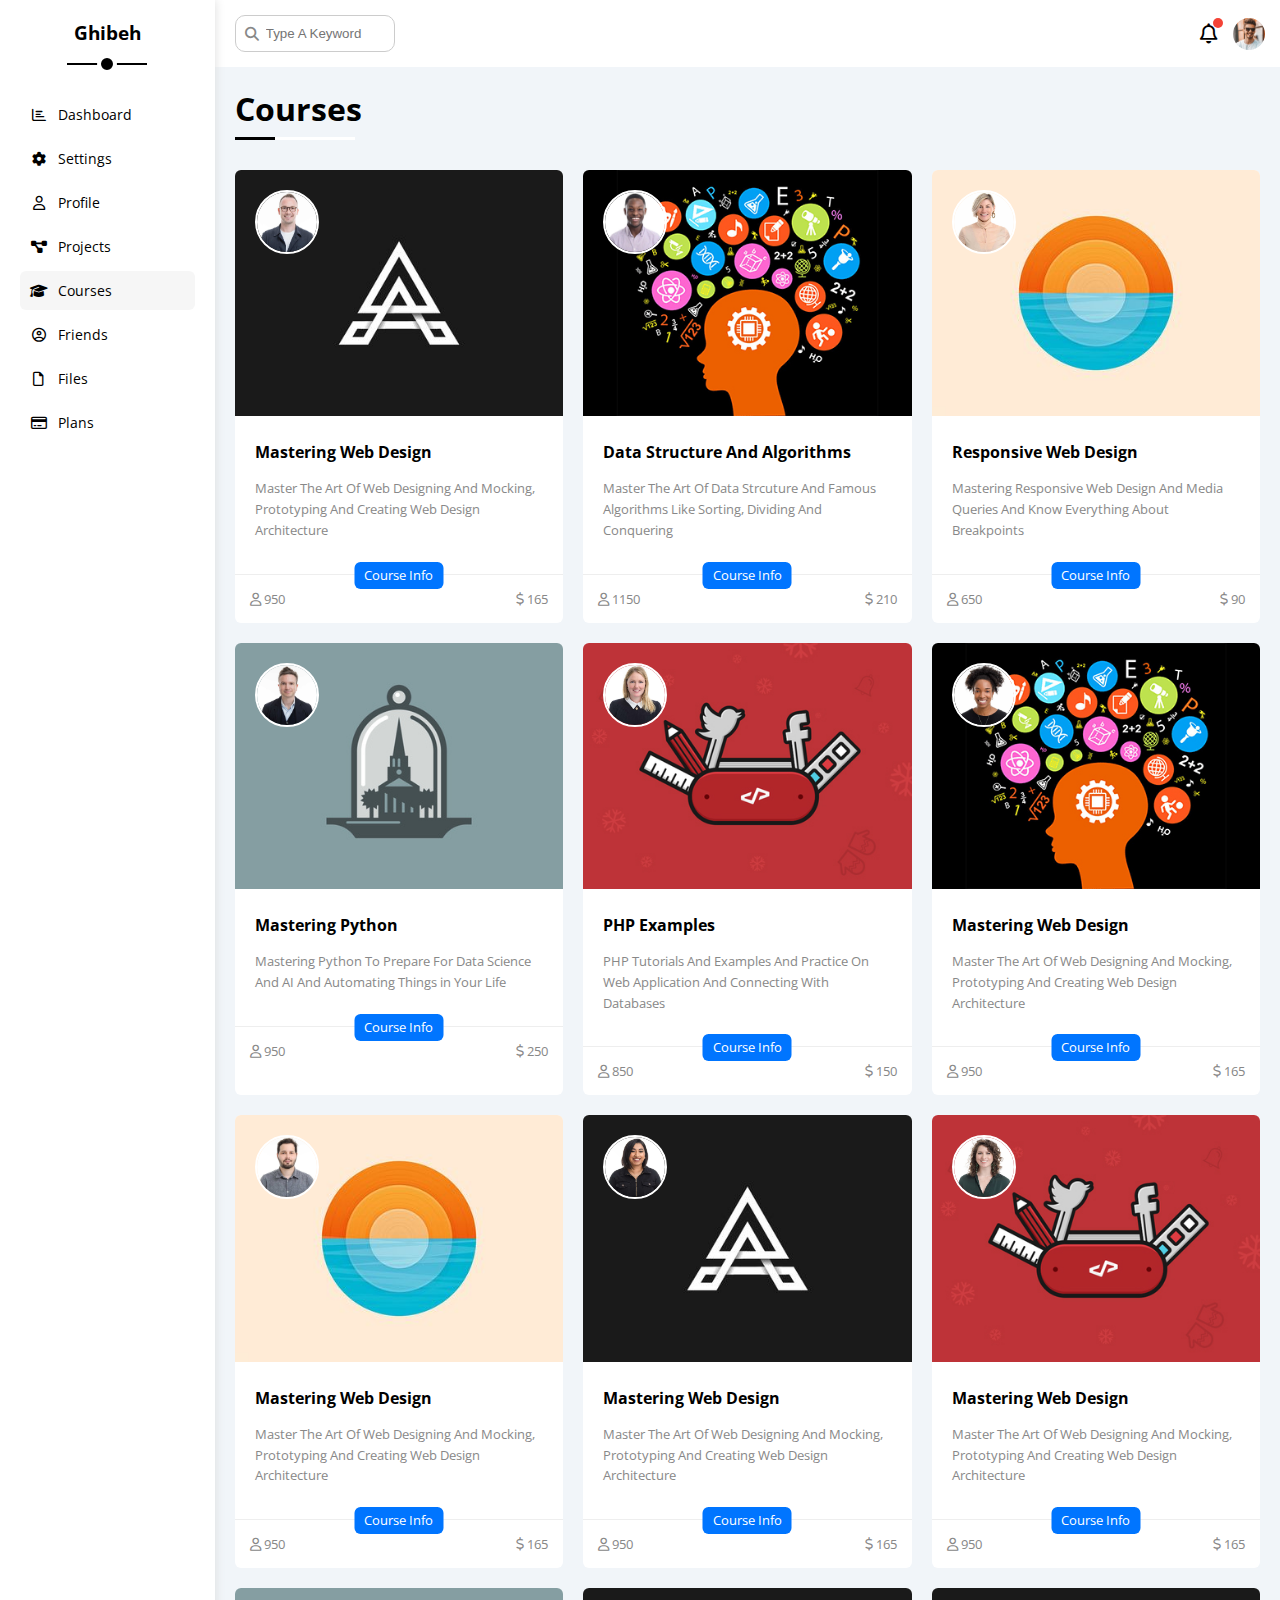
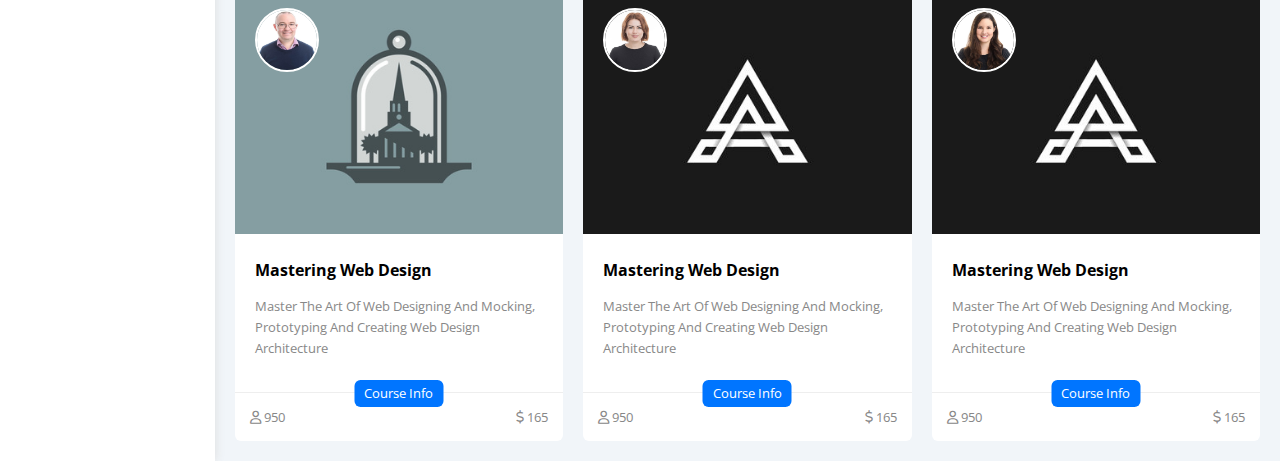
<file: Courses.html>
<!DOCTYPE html>
<html lang="en">

<head>
    <meta charset="UTF-8">
    <meta http-equiv="X-UA-Compatible" content="IE=edge">
    <meta name="viewport" content="width=device-width, initial-scale=1.0">
    <link rel="stylesheet" href="./Css/all.min.css">
    <link rel="stylesheet" href="./Css/framework.css">
    <link rel="stylesheet" href="./Css/Baraa.Css">
    <title>Courses</title>
    <link rel="preconnect" href="https://fonts.googleapis.com" />
    <link rel="preconnect" href="https://fonts.gstatic.com" crossorigin />
    <link href="https://fonts.googleapis.com/css2?family=Open+Sans:wght@300;500&#038;display=swap" rel="stylesheet" />
</head>

<body>


    <!-- Start Sidebar -->

    <div class="page d-flex">

        <div class="sidebar bg-white p-20 p-relative">
            <h3 class="p-relative txt-c mt-0">Ghibeh</h3>
            <ul>
                <li>
                    <a class="d-flex align-center fs-14 c-black rad-6 p-10" href="index.html">
                        <i class="fa-regular fa-chart-bar fa-fw"></i>
                        <span>Dashboard</a>
                </li>

                <li>
                    <a class="d-flex align-center fs-14 c-black rad-6 p-10" href="settings.html">
                        <i class="fa-solid fa-gear fa-fw"></i>
                        <span>Settings</span>
                    </a>
                </li>

                <li>
                    <a class="d-flex align-center fs-14 c-black rad-6 p-10" href="Profile.html">
                        <i class="fa-regular fa-user fa-fw"></i>
                        <span>Profile</span>
                    </a>
                </li>

                <li>
                    <a class="d-flex align-center fs-14 c-black rad-6 p-10" href="Projects.html">
                        <i class="fa-solid fa-diagram-project fa-fw"></i>
                        <span>Projects</span>
                    </a>
                </li>

                <li>
                    <a class="active d-flex align-center fs-14 c-black rad-6 p-10" href="Courses.html">
                        <i class="fa-solid fa-graduation-cap fa-fw"></i>
                        <span>Courses</span>
                    </a>
                </li>

                <li>
                    <a class="d-flex align-center fs-14 c-black rad-6 p-10" href="Friends.html">
                        <i class="fa-regular fa-circle-user fa-fw"></i>
                        <span>Friends</span>
                    </a>
                </li>

                <li>
                    <a class="d-flex align-center fs-14 c-black rad-6 p-10" href="Files.html">
                        <i class="fa-regular fa-file fa-fw"></i>
                        <span>Files</span>
                    </a>
                </li>

                <li>
                    <a class="d-flex align-center fs-14 c-black rad-6 p-10" href="Plans.html">
                        <i class="fa-regular fa-credit-card fa-fw"></i>
                        <span>Plans</span>
                    </a>
                </li>
            </ul>
        </div>
        <!-- End Sidebar -->


        <!-- Start Projects -->

        <div class="content w-full">

            <!-- Start Header -->
            <div class="head bg-white p-15 between-flex">

                <div class="search p-relative">
                    <input class="p-10" type="search" placeholder="Type A Keyword">
                </div>

                <div class="icons d-flex align-center">
                    <span class="notification p-relative"><i class="fa-regular fa-bell fa-lg"></i></span>
                    <img src="./images/baraa1.jpg" alt="" class="baraa">
                </div>

            </div>
            <!-- End Header -->

            <!-- Start Courses -->

            <h1 class="p-relative">Courses</h1>
            <div class="courses-page d-grid m-20 gap-20">

                <div class="course bg-white rad-6 p-relative">
                    <img class="cover" src="./images/course-01.jpg" alt="">
                    <img class="instructor" src="./images/friend-09.jpg" alt="">
                    <div class="p-20">
                        <h4 class="m-0">Mastering Web Design</h4>
                        <p class="description c-grey mt-15 fs-14">Master The Art Of Web Designing And Mocking, Prototyping And Creating Web Design Architecture</p>
                    </div>
                    <div class="info p-15 p-relative between-flex">
                        <span class="title bg-blue c-white btn-shape">Course Info</span>
                        <span class="c-grey">
                            <i class="fa-regular fa-user"></i>
                            950
                        </span>
                        <span class="c-grey">
                            <i class="fa-regular fa-dollar-sign"></i>
                            165
                        </span>
                    </div>
                </div>

                <div class="course bg-white rad-6 p-relative">
                    <img class="cover" src="./images/course-02.jpg" alt="">
                    <img class="instructor" src="./images/friend-01.jpg" alt="">
                    <div class="p-20">
                        <h4 class="m-0">Data Structure And Algorithms</h4>
                        <p class="description c-grey mt-15 fs-14">Master The Art Of Data Strcuture And Famous Algorithms Like Sorting, Dividing And Conquering</p>
                    </div>
                    <div class="info p-15 p-relative between-flex">
                        <span class="title bg-blue c-white btn-shape">Course Info</span>
                        <span class="c-grey">
                            <i class="fa-regular fa-user"></i>
                            1150
                        </span>
                        <span class="c-grey">
                            <i class="fa-regular fa-dollar-sign"></i>
                            210
                        </span>
                    </div>
                </div>

                <div class="course bg-white rad-6 p-relative">
                    <img class="cover" src="./images/course-03.jpg" alt="">
                    <img class="instructor" src="./images/friend-02.jpg" alt="">
                    <div class="p-20">
                        <h4 class="m-0">Responsive Web Design</h4>
                        <p class="description c-grey mt-15 fs-14">Mastering Responsive Web Design And Media Queries And Know Everything About Breakpoints</p>
                    </div>
                    <div class="info p-15 p-relative between-flex">
                        <span class="title bg-blue c-white btn-shape">Course Info</span>
                        <span class="c-grey">
                            <i class="fa-regular fa-user"></i>
                            650
                        </span>
                        <span class="c-grey">
                            <i class="fa-regular fa-dollar-sign"></i>
                            90
                        </span>
                    </div>
                </div>

                <div class="course bg-white rad-6 p-relative">
                    <img class="cover" src="./images/course-04.jpg" alt="">
                    <img class="instructor" src="./images/friend-03.jpg" alt="">
                    <div class="p-20">
                        <h4 class="m-0">Mastering Python</h4>
                        <p class="description c-grey mt-15 fs-14">Mastering Python To Prepare For Data Science And AI And Automating Things in Your Life</p>
                    </div>
                    <div class="info p-15 p-relative between-flex">
                        <span class="title bg-blue c-white btn-shape">Course Info</span>
                        <span class="c-grey">
                            <i class="fa-regular fa-user"></i>
                            950
                        </span>
                        <span class="c-grey">
                            <i class="fa-regular fa-dollar-sign"></i>
                            250
                        </span>
                    </div>
                </div>

                <div class="course bg-white rad-6 p-relative">
                    <img class="cover" src="./images/course-05.jpg" alt="">
                    <img class="instructor" src="./images/friend-04.jpg" alt="">
                    <div class="p-20">
                        <h4 class="m-0">PHP Examples</h4>
                        <p class="description c-grey mt-15 fs-14">PHP Tutorials And Examples And Practice On Web Application And Connecting With Databases</p>
                    </div>
                    <div class="info p-15 p-relative between-flex">
                        <span class="title bg-blue c-white btn-shape">Course Info</span>
                        <span class="c-grey">
                            <i class="fa-regular fa-user"></i>
                            850
                        </span>
                        <span class="c-grey">
                            <i class="fa-regular fa-dollar-sign"></i>
                            150
                        </span>
                    </div>
                </div>

                <div class="course bg-white rad-6 p-relative">
                    <img class="cover" src="./images/course-02.jpg" alt="">
                    <img class="instructor" src="./images/friend-05.jpg" alt="">
                    <div class="p-20">
                        <h4 class="m-0">Mastering Web Design</h4>
                        <p class="description c-grey mt-15 fs-14">Master The Art Of Web Designing And Mocking, Prototyping And Creating Web Design Architecture</p>
                    </div>
                    <div class="info p-15 p-relative between-flex">
                        <span class="title bg-blue c-white btn-shape">Course Info</span>
                        <span class="c-grey">
                            <i class="fa-regular fa-user"></i>
                            950
                        </span>
                        <span class="c-grey">
                            <i class="fa-regular fa-dollar-sign"></i>
                            165
                        </span>
                    </div>
                </div>

                <div class="course bg-white rad-6 p-relative">
                    <img class="cover" src="./images/course-03.jpg" alt="">
                    <img class="instructor" src="./images/friend-06.jpg" alt="">
                    <div class="p-20">
                        <h4 class="m-0">Mastering Web Design</h4>
                        <p class="description c-grey mt-15 fs-14">Master The Art Of Web Designing And Mocking, Prototyping And Creating Web Design Architecture</p>
                    </div>
                    <div class="info p-15 p-relative between-flex">
                        <span class="title bg-blue c-white btn-shape">Course Info</span>
                        <span class="c-grey">
                            <i class="fa-regular fa-user"></i>
                            950
                        </span>
                        <span class="c-grey">
                            <i class="fa-regular fa-dollar-sign"></i>
                            165
                        </span>
                    </div>
                </div>

                <div class="course bg-white rad-6 p-relative">
                    <img class="cover" src="./images/course-01.jpg" alt="">
                    <img class="instructor" src="./images/friend-07.jpg" alt="">
                    <div class="p-20">
                        <h4 class="m-0">Mastering Web Design</h4>
                        <p class="description c-grey mt-15 fs-14">Master The Art Of Web Designing And Mocking, Prototyping And Creating Web Design Architecture</p>
                    </div>
                    <div class="info p-15 p-relative between-flex">
                        <span class="title bg-blue c-white btn-shape">Course Info</span>
                        <span class="c-grey">
                            <i class="fa-regular fa-user"></i>
                            950
                        </span>
                        <span class="c-grey">
                            <i class="fa-regular fa-dollar-sign"></i>
                            165
                        </span>
                    </div>
                </div>

                <div class="course bg-white rad-6 p-relative">
                    <img class="cover" src="./images/course-05.jpg" alt="">
                    <img class="instructor" src="./images/friend-08.jpg" alt="">
                    <div class="p-20">
                        <h4 class="m-0">Mastering Web Design</h4>
                        <p class="description c-grey mt-15 fs-14">Master The Art Of Web Designing And Mocking, Prototyping And Creating Web Design Architecture</p>
                    </div>
                    <div class="info p-15 p-relative between-flex">
                        <span class="title bg-blue c-white btn-shape">Course Info</span>
                        <span class="c-grey">
                            <i class="fa-regular fa-user"></i>
                            950
                        </span>
                        <span class="c-grey">
                            <i class="fa-regular fa-dollar-sign"></i>
                            165
                        </span>
                    </div>
                </div>

                <div class="course bg-white rad-6 p-relative">
                    <img class="cover" src="./images/course-04.jpg" alt="">
                    <img class="instructor" src="./images/friend-11.jpg" alt="">
                    <div class="p-20">
                        <h4 class="m-0">Mastering Web Design</h4>
                        <p class="description c-grey mt-15 fs-14">Master The Art Of Web Designing And Mocking, Prototyping And Creating Web Design Architecture</p>
                    </div>
                    <div class="info p-15 p-relative between-flex">
                        <span class="title bg-blue c-white btn-shape">Course Info</span>
                        <span class="c-grey">
                            <i class="fa-regular fa-user"></i>
                            950
                        </span>
                        <span class="c-grey">
                            <i class="fa-regular fa-dollar-sign"></i>
                            165
                        </span>
                    </div>
                </div>

                <div class="course bg-white rad-6 p-relative">
                    <img class="cover" src="./images/course-01.jpg" alt="">
                    <img class="instructor" src="./images/friend-10.jpg" alt="">
                    <div class="p-20">
                        <h4 class="m-0">Mastering Web Design</h4>
                        <p class="description c-grey mt-15 fs-14">Master The Art Of Web Designing And Mocking, Prototyping And Creating Web Design Architecture</p>
                    </div>
                    <div class="info p-15 p-relative between-flex">
                        <span class="title bg-blue c-white btn-shape">Course Info</span>
                        <span class="c-grey">
                            <i class="fa-regular fa-user"></i>
                            950
                        </span>
                        <span class="c-grey">
                            <i class="fa-regular fa-dollar-sign"></i>
                            165
                        </span>
                    </div>
                </div>

                <div class="course bg-white rad-6 p-relative">
                    <img class="cover" src="./images/course-01.jpg" alt="">
                    <img class="instructor" src="./images/friend-12.jpg" alt="">
                    <div class="p-20">
                        <h4 class="m-0">Mastering Web Design</h4>
                        <p class="description c-grey mt-15 fs-14">Master The Art Of Web Designing And Mocking, Prototyping And Creating Web Design Architecture</p>
                    </div>
                    <div class="info p-15 p-relative between-flex">
                        <span class="title bg-blue c-white btn-shape">Course Info</span>
                        <span class="c-grey">
                            <i class="fa-regular fa-user"></i>
                            950
                        </span>
                        <span class="c-grey">
                            <i class="fa-regular fa-dollar-sign"></i>
                            165
                        </span>
                    </div>
                </div>

            </div>

        </div>

        <!-- End Courses -->
</file>
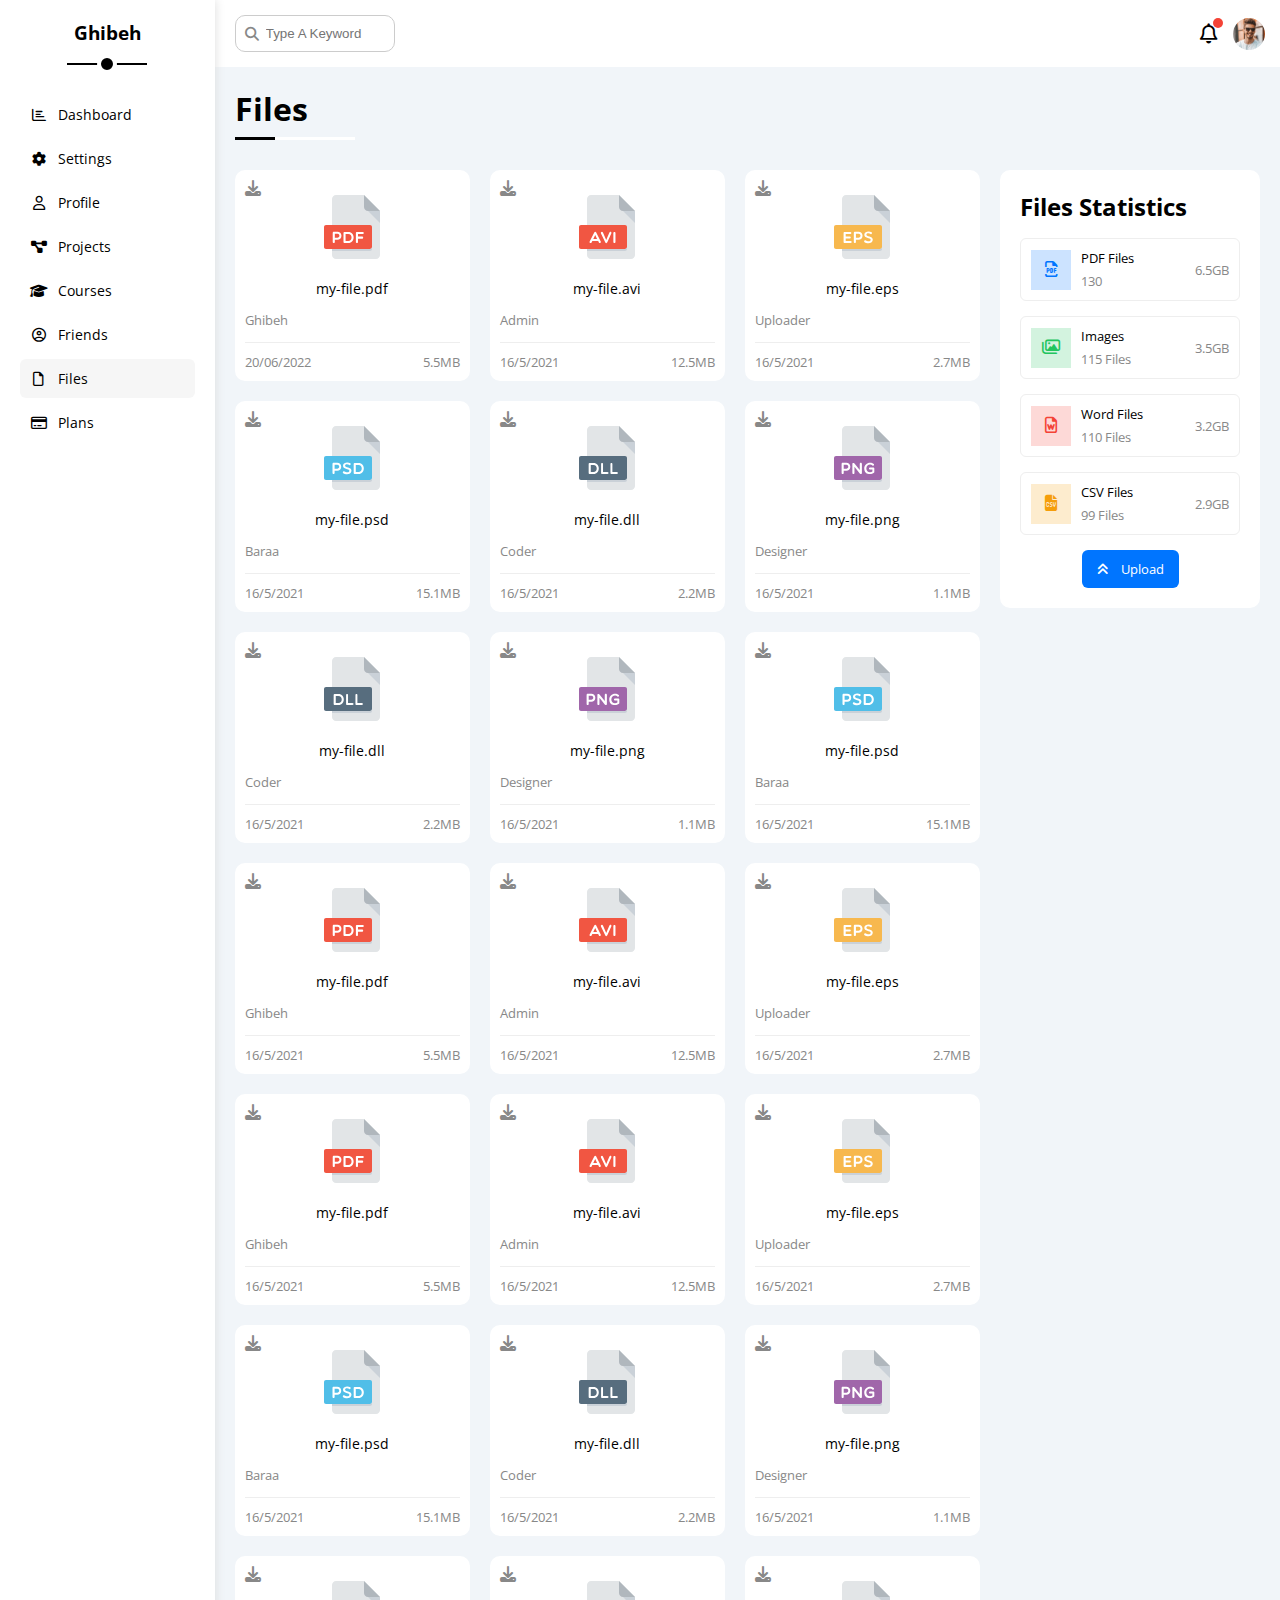
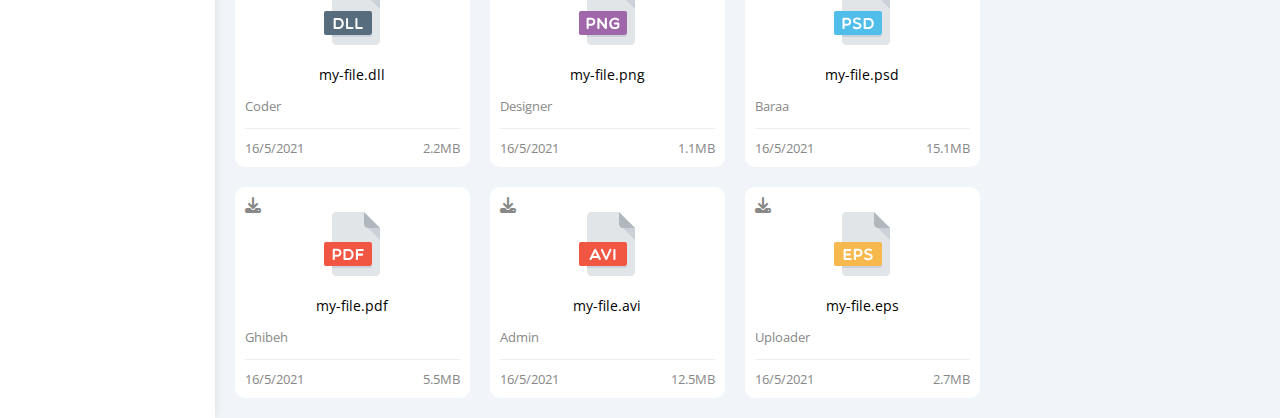
<file: Files.html>
<!DOCTYPE html>
<html lang="en">

<head>
    <meta charset="UTF-8">
    <meta http-equiv="X-UA-Compatible" content="IE=edge">
    <meta name="viewport" content="width=device-width, initial-scale=1.0">
    <link rel="stylesheet" href="./Css/all.min.css">
    <link rel="stylesheet" href="./Css/framework.css">
    <link rel="stylesheet" href="./Css/Baraa.Css">
    <title>Files</title>
    <link rel="preconnect" href="https://fonts.googleapis.com" />
    <link rel="preconnect" href="https://fonts.gstatic.com" crossorigin />
    <link href="https://fonts.googleapis.com/css2?family=Open+Sans:wght@300;500&#038;display=swap" rel="stylesheet" />
</head>

<body>


    <!-- Start Sidebar -->

    <div class="page d-flex">

        <div class="sidebar bg-white p-20 p-relative">
            <h3 class="p-relative txt-c mt-0">Ghibeh</h3>
            <ul>
                <li>
                    <a class="d-flex align-center fs-14 c-black rad-6 p-10" href="index.html">
                        <i class="fa-regular fa-chart-bar fa-fw"></i>
                        <span>Dashboard</a>
                </li>

                <li>
                    <a class="d-flex align-center fs-14 c-black rad-6 p-10" href="settings.html">
                        <i class="fa-solid fa-gear fa-fw"></i>
                        <span>Settings</span>
                    </a>
                </li>

                <li>
                    <a class="d-flex align-center fs-14 c-black rad-6 p-10" href="Profile.html">
                        <i class="fa-regular fa-user fa-fw"></i>
                        <span>Profile</span>
                    </a>
                </li>

                <li>
                    <a class="d-flex align-center fs-14 c-black rad-6 p-10" href="Projects.html">
                        <i class="fa-solid fa-diagram-project fa-fw"></i>
                        <span>Projects</span>
                    </a>
                </li>

                <li>
                    <a class="d-flex align-center fs-14 c-black rad-6 p-10" href="Courses.html">
                        <i class="fa-solid fa-graduation-cap fa-fw"></i>
                        <span>Courses</span>
                    </a>
                </li>

                <li>
                    <a class="d-flex align-center fs-14 c-black rad-6 p-10" href="Friends.html">
                        <i class="fa-regular fa-circle-user fa-fw"></i>
                        <span>Friends</span>
                    </a>
                </li>

                <li>
                    <a class="active d-flex align-center fs-14 c-black rad-6 p-10" href="Files.html">
                        <i class="fa-regular fa-file fa-fw"></i>
                        <span>Files</span>
                    </a>
                </li>

                <li>
                    <a class="d-flex align-center fs-14 c-black rad-6 p-10" href="Plans.html">
                        <i class="fa-regular fa-credit-card fa-fw"></i>
                        <span>Plans</span>
                    </a>
                </li>
            </ul>
        </div>
        <!-- End Sidebar -->


        <!-- Start Files -->

        <div class="content w-full">

            <!-- Start Header -->
            <div class="head bg-white p-15 between-flex">

                <div class="search p-relative">
                    <input class="p-10" type="search" placeholder="Type A Keyword">
                </div>

                <div class="icons d-flex align-center">
                    <span class="notification p-relative"><i class="fa-regular fa-bell fa-lg"></i></span>
                    <img src="./images/baraa1.jpg" alt="" class="baraa">
                </div>

            </div>
            <!-- End Header -->

            <!-- Start Files -->

            <h1 class="p-relative">Files</h1>
            <div class="files-page d-flex m-20 gap-20">

                <div class="files-stats p-20 bg-white rad-10">

                    <h2 class="mt-0 mb-15 txt-c-mobile">Files Statistics</h2>

                    <div class="d-flex align-center border-eee p-10 rad-6 mb-15 fs-13">
                        <i class="fa-regular fa-file-pdf fa-lg blue center-flex c-blue icon"></i>
                        <div class="info">
                            <span>PDF Files</span>
                            <span class="c-grey d-block mt-5">130</span>
                        </div>
                        <div class="size c-grey">6.5GB</div>
                    </div>

                    <div class="d-flex align-center border-eee p-10 rad-6 mb-15 fs-13">
                        <i class="fa-regular fa-images fa-lg green center-flex c-green icon"></i>
                        <div class="info">
                            <span>Images</span>
                            <span class="c-grey d-block mt-5">115 Files</span>
                        </div>
                        <div class="size c-grey">3.5GB</div>
                    </div>

                    <div class="d-flex align-center border-eee p-10 rad-6 mb-15 fs-13">
                        <i class="fa-regular fa-file-word fa-lg red center-flex c-red icon"></i>
                        <div class="info">
                            <span>Word Files</span>
                            <span class="c-grey d-block mt-5">110 Files</span>
                        </div>
                        <div class="size c-grey">3.2GB</div>
                    </div>

                    <div class="d-flex align-center border-eee p-10 rad-6 mb-15 fs-13">
                        <i class="fa-solid fa-file-csv fa-lg orange center-flex c-orange icon"></i>
                        <div class="info">
                            <span>CSV Files</span>
                            <span class="c-grey d-block mt-5">99 Files</span>
                        </div>
                        <div class="size c-grey">2.9GB</div>
                    </div>

                    <a class="upload bg-blue c-white fs-13 rad-6 d-block w-fit" href="#">
                        <i class="fa-solid fa-angles-up mr-10"></i>
                        Upload
                    </a>

                </div>

                <div class="files-content d-grid gap-20">

                    <div class="file bg-white p-10 rad-10">
                        <i class="fa-solid fa-download c-grey p-absolute"></i>
                        <div class="icon txt-c">
                            <img class="mt-15 mb-15" src="./images/pdf.svg" alt="" />
                        </div>
                        <div class="txt-c mb-10 fs-14">my-file.pdf</div>
                        <p class="c-grey fs-13">Ghibeh</p>
                        <div class="info between-flex mt-10 pt-10 fs-13 c-grey">
                            <span>20/06/2022</span>
                            <span>5.5MB</span>
                        </div>
                    </div>

                    <div class="file bg-white p-10 rad-10">
                        <i class="fa-solid fa-download c-grey p-absolute"></i>
                        <div class="icon txt-c">
                            <img class="mt-15 mb-15" src="./images/avi.svg" alt="" />
                        </div>
                        <div class="txt-c mb-10 fs-14">my-file.avi</div>
                        <p class="c-grey fs-13">Admin</p>
                        <div class="info between-flex mt-10 pt-10 fs-13 c-grey">
                            <span>16/5/2021</span>
                            <span>12.5MB</span>
                        </div>
                    </div>

                    <div class="file bg-white p-10 rad-10">
                        <i class="fa-solid fa-download c-grey p-absolute"></i>
                        <div class="icon txt-c">
                            <img class="mt-15 mb-15" src="./images/eps.svg" alt="" />
                        </div>
                        <div class="txt-c mb-10 fs-14">my-file.eps</div>
                        <p class="c-grey fs-13">Uploader</p>
                        <div class="info between-flex mt-10 pt-10 fs-13 c-grey">
                            <span>16/5/2021</span>
                            <span>2.7MB</span>
                        </div>
                    </div>

                    <div class="file bg-white p-10 rad-10">
                        <i class="fa-solid fa-download c-grey p-absolute"></i>
                        <div class="icon txt-c">
                            <img class="mt-15 mb-15" src="./images/psd.svg" alt="" />
                        </div>
                        <div class="txt-c mb-10 fs-14">my-file.psd</div>
                        <p class="c-grey fs-13">Baraa</p>
                        <div class="info between-flex mt-10 pt-10 fs-13 c-grey">
                            <span>16/5/2021</span>
                            <span>15.1MB</span>
                        </div>
                    </div>

                    <div class="file bg-white p-10 rad-10">
                        <i class="fa-solid fa-download c-grey p-absolute"></i>
                        <div class="icon txt-c">
                            <img class="mt-15 mb-15" src="./images/dll.svg" alt="" />
                        </div>
                        <div class="txt-c mb-10 fs-14">my-file.dll</div>
                        <p class="c-grey fs-13">Coder</p>
                        <div class="info between-flex mt-10 pt-10 fs-13 c-grey">
                            <span>16/5/2021</span>
                            <span>2.2MB</span>
                        </div>
                    </div>

                    <div class="file bg-white p-10 rad-10">
                        <i class="fa-solid fa-download c-grey p-absolute"></i>
                        <div class="icon txt-c">
                            <img class="mt-15 mb-15" src="./images/png.svg" alt="" />
                        </div>
                        <div class="txt-c mb-10 fs-14">my-file.png</div>
                        <p class="c-grey fs-13">Designer</p>
                        <div class="info between-flex mt-10 pt-10 fs-13 c-grey">
                            <span>16/5/2021</span>
                            <span>1.1MB</span>
                        </div>
                    </div>

                    <div class="file bg-white p-10 rad-10">
                        <i class="fa-solid fa-download c-grey p-absolute"></i>
                        <div class="icon txt-c">
                            <img class="mt-15 mb-15" src="./images/dll.svg" alt="" />
                        </div>
                        <div class="txt-c mb-10 fs-14">my-file.dll</div>
                        <p class="c-grey fs-13">Coder</p>
                        <div class="info between-flex mt-10 pt-10 fs-13 c-grey">
                            <span>16/5/2021</span>
                            <span>2.2MB</span>
                        </div>
                    </div>

                    <div class="file bg-white p-10 rad-10">
                        <i class="fa-solid fa-download c-grey p-absolute"></i>
                        <div class="icon txt-c">
                            <img class="mt-15 mb-15" src="./images/png.svg" alt="" />
                        </div>
                        <div class="txt-c mb-10 fs-14">my-file.png</div>
                        <p class="c-grey fs-13">Designer</p>
                        <div class="info between-flex mt-10 pt-10 fs-13 c-grey">
                            <span>16/5/2021</span>
                            <span>1.1MB</span>
                        </div>
                    </div>

                    <div class="file bg-white p-10 rad-10">
                        <i class="fa-solid fa-download c-grey p-absolute"></i>
                        <div class="icon txt-c">
                            <img class="mt-15 mb-15" src="./images/psd.svg" alt="" />
                        </div>
                        <div class="txt-c mb-10 fs-14">my-file.psd</div>
                        <p class="c-grey fs-13">Baraa</p>
                        <div class="info between-flex mt-10 pt-10 fs-13 c-grey">
                            <span>16/5/2021</span>
                            <span>15.1MB</span>
                        </div>
                    </div>

                    <div class="file bg-white p-10 rad-10">
                        <i class="fa-solid fa-download c-grey p-absolute"></i>
                        <div class="icon txt-c">
                            <img class="mt-15 mb-15" src="./images/pdf.svg" alt="" />
                        </div>
                        <div class="txt-c mb-10 fs-14">my-file.pdf</div>
                        <p class="c-grey fs-13">Ghibeh</p>
                        <div class="info between-flex mt-10 pt-10 fs-13 c-grey">
                            <span>16/5/2021</span>
                            <span>5.5MB</span>
                        </div>
                    </div>

                    <div class="file bg-white p-10 rad-10">
                        <i class="fa-solid fa-download c-grey p-absolute"></i>
                        <div class="icon txt-c">
                            <img class="mt-15 mb-15" src="./images/avi.svg" alt="" />
                        </div>
                        <div class="txt-c mb-10 fs-14">my-file.avi</div>
                        <p class="c-grey fs-13">Admin</p>
                        <div class="info between-flex mt-10 pt-10 fs-13 c-grey">
                            <span>16/5/2021</span>
                            <span>12.5MB</span>
                        </div>
                    </div>

                    <div class="file bg-white p-10 rad-10">
                        <i class="fa-solid fa-download c-grey p-absolute"></i>
                        <div class="icon txt-c">
                            <img class="mt-15 mb-15" src="./images/eps.svg" alt="" />
                        </div>
                        <div class="txt-c mb-10 fs-14">my-file.eps</div>
                        <p class="c-grey fs-13">Uploader</p>
                        <div class="info between-flex mt-10 pt-10 fs-13 c-grey">
                            <span>16/5/2021</span>
                            <span>2.7MB</span>
                        </div>
                    </div>

                    <div class="file bg-white p-10 rad-10">
                        <i class="fa-solid fa-download c-grey p-absolute"></i>
                        <div class="icon txt-c">
                            <img class="mt-15 mb-15" src="./images/pdf.svg" alt="" />
                        </div>
                        <div class="txt-c mb-10 fs-14">my-file.pdf</div>
                        <p class="c-grey fs-13">Ghibeh</p>
                        <div class="info between-flex mt-10 pt-10 fs-13 c-grey">
                            <span>16/5/2021</span>
                            <span>5.5MB</span>
                        </div>
                    </div>

                    <div class="file bg-white p-10 rad-10">
                        <i class="fa-solid fa-download c-grey p-absolute"></i>
                        <div class="icon txt-c">
                            <img class="mt-15 mb-15" src="./images/avi.svg" alt="" />
                        </div>
                        <div class="txt-c mb-10 fs-14">my-file.avi</div>
                        <p class="c-grey fs-13">Admin</p>
                        <div class="info between-flex mt-10 pt-10 fs-13 c-grey">
                            <span>16/5/2021</span>
                            <span>12.5MB</span>
                        </div>
                    </div>

                    <div class="file bg-white p-10 rad-10">
                        <i class="fa-solid fa-download c-grey p-absolute"></i>
                        <div class="icon txt-c">
                            <img class="mt-15 mb-15" src="./images/eps.svg" alt="" />
                        </div>
                        <div class="txt-c mb-10 fs-14">my-file.eps</div>
                        <p class="c-grey fs-13">Uploader</p>
                        <div class="info between-flex mt-10 pt-10 fs-13 c-grey">
                            <span>16/5/2021</span>
                            <span>2.7MB</span>
                        </div>
                    </div>

                    <div class="file bg-white p-10 rad-10">
                        <i class="fa-solid fa-download c-grey p-absolute"></i>
                        <div class="icon txt-c">
                            <img class="mt-15 mb-15" src="./images/psd.svg" alt="" />
                        </div>
                        <div class="txt-c mb-10 fs-14">my-file.psd</div>
                        <p class="c-grey fs-13">Baraa</p>
                        <div class="info between-flex mt-10 pt-10 fs-13 c-grey">
                            <span>16/5/2021</span>
                            <span>15.1MB</span>
                        </div>
                    </div>

                    <div class="file bg-white p-10 rad-10">
                        <i class="fa-solid fa-download c-grey p-absolute"></i>
                        <div class="icon txt-c">
                            <img class="mt-15 mb-15" src="./images/dll.svg" alt="" />
                        </div>
                        <div class="txt-c mb-10 fs-14">my-file.dll</div>
                        <p class="c-grey fs-13">Coder</p>
                        <div class="info between-flex mt-10 pt-10 fs-13 c-grey">
                            <span>16/5/2021</span>
                            <span>2.2MB</span>
                        </div>
                    </div>

                    <div class="file bg-white p-10 rad-10">
                        <i class="fa-solid fa-download c-grey p-absolute"></i>
                        <div class="icon txt-c">
                            <img class="mt-15 mb-15" src="./images/png.svg" alt="" />
                        </div>
                        <div class="txt-c mb-10 fs-14">my-file.png</div>
                        <p class="c-grey fs-13">Designer</p>
                        <div class="info between-flex mt-10 pt-10 fs-13 c-grey">
                            <span>16/5/2021</span>
                            <span>1.1MB</span>
                        </div>
                    </div>

                    <div class="file bg-white p-10 rad-10">
                        <i class="fa-solid fa-download c-grey p-absolute"></i>
                        <div class="icon txt-c">
                            <img class="mt-15 mb-15" src="./images/dll.svg" alt="" />
                        </div>
                        <div class="txt-c mb-10 fs-14">my-file.dll</div>
                        <p class="c-grey fs-13">Coder</p>
                        <div class="info between-flex mt-10 pt-10 fs-13 c-grey">
                            <span>16/5/2021</span>
                            <span>2.2MB</span>
                        </div>
                    </div>

                    <div class="file bg-white p-10 rad-10">
                        <i class="fa-solid fa-download c-grey p-absolute"></i>
                        <div class="icon txt-c">
                            <img class="mt-15 mb-15" src="./images/png.svg" alt="" />
                        </div>
                        <div class="txt-c mb-10 fs-14">my-file.png</div>
                        <p class="c-grey fs-13">Designer</p>
                        <div class="info between-flex mt-10 pt-10 fs-13 c-grey">
                            <span>16/5/2021</span>
                            <span>1.1MB</span>
                        </div>
                    </div>

                    <div class="file bg-white p-10 rad-10">
                        <i class="fa-solid fa-download c-grey p-absolute"></i>
                        <div class="icon txt-c">
                            <img class="mt-15 mb-15" src="./images/psd.svg" alt="" />
                        </div>
                        <div class="txt-c mb-10 fs-14">my-file.psd</div>
                        <p class="c-grey fs-13">Baraa</p>
                        <div class="info between-flex mt-10 pt-10 fs-13 c-grey">
                            <span>16/5/2021</span>
                            <span>15.1MB</span>
                        </div>
                    </div>

                    <div class="file bg-white p-10 rad-10">
                        <i class="fa-solid fa-download c-grey p-absolute"></i>
                        <div class="icon txt-c">
                            <img class="mt-15 mb-15" src="./images/pdf.svg" alt="" />
                        </div>
                        <div class="txt-c mb-10 fs-14">my-file.pdf</div>
                        <p class="c-grey fs-13">Ghibeh</p>
                        <div class="info between-flex mt-10 pt-10 fs-13 c-grey">
                            <span>16/5/2021</span>
                            <span>5.5MB</span>
                        </div>
                    </div>

                    <div class="file bg-white p-10 rad-10">
                        <i class="fa-solid fa-download c-grey p-absolute"></i>
                        <div class="icon txt-c">
                            <img class="mt-15 mb-15" src="./images/avi.svg" alt="" />
                        </div>
                        <div class="txt-c mb-10 fs-14">my-file.avi</div>
                        <p class="c-grey fs-13">Admin</p>
                        <div class="info between-flex mt-10 pt-10 fs-13 c-grey">
                            <span>16/5/2021</span>
                            <span>12.5MB</span>
                        </div>

                    </div>

                    <div class="file bg-white p-10 rad-10">
                        <i class="fa-solid fa-download c-grey p-absolute"></i>
                        <div class="icon txt-c">
                            <img class="mt-15 mb-15" src="./images/eps.svg" alt="" />
                        </div>
                        <div class="txt-c mb-10 fs-14">my-file.eps</div>
                        <p class="c-grey fs-13">Uploader</p>
                        <div class="info between-flex mt-10 pt-10 fs-13 c-grey">
                            <span>16/5/2021</span>
                            <span>2.7MB</span>
                        </div>
                    </div>
                
                </div>

            </div>

            <!-- End Files -->

        </div>

    </div>

</body>
</file>
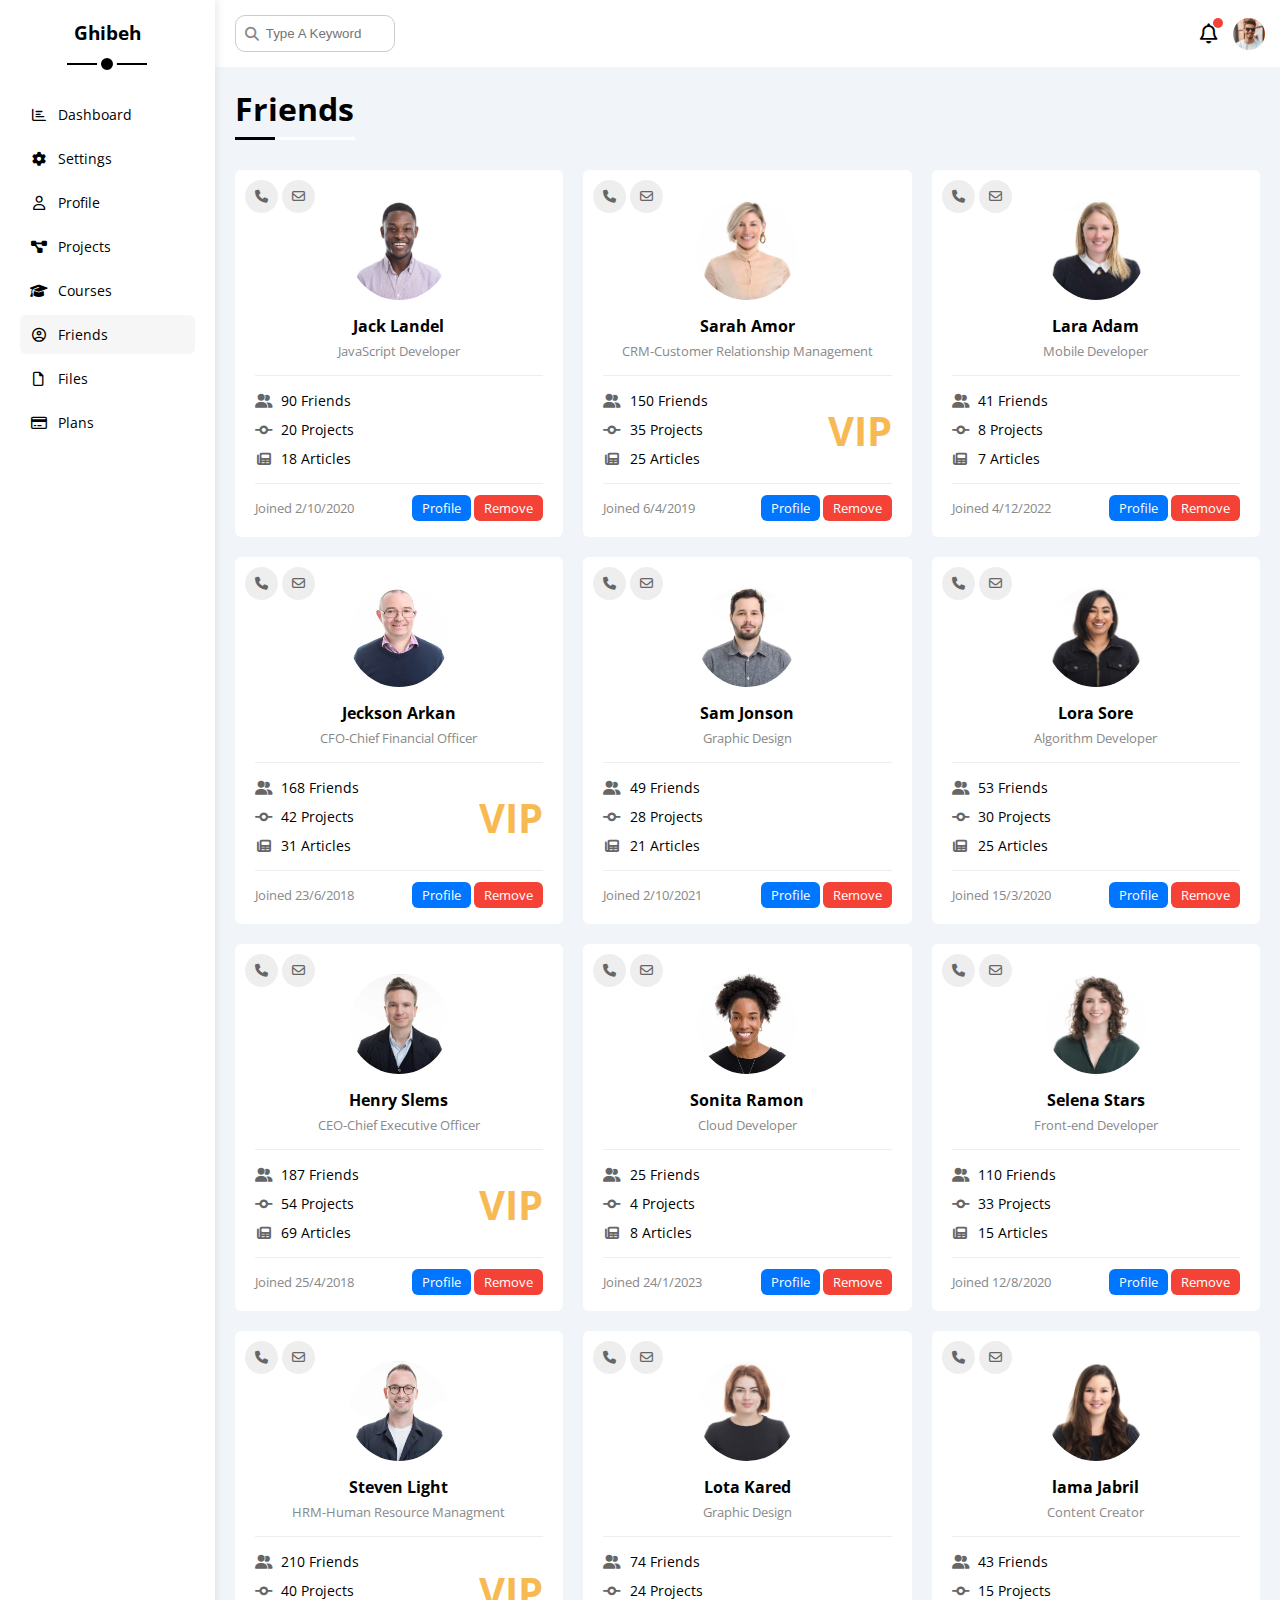
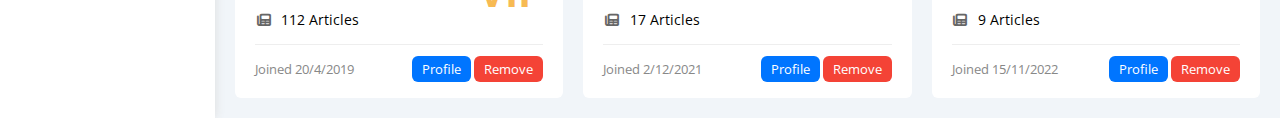
<file: Friends.html>
<!DOCTYPE html>
<html lang="en">

<head>
    <meta charset="UTF-8">
    <meta http-equiv="X-UA-Compatible" content="IE=edge">
    <meta name="viewport" content="width=device-width, initial-scale=1.0">
    <link rel="stylesheet" href="./Css/all.min.css">
    <link rel="stylesheet" href="./Css/framework.css">
    <link rel="stylesheet" href="./Css/Baraa.Css">
    <title>Friends</title>
    <link rel="preconnect" href="https://fonts.googleapis.com" />
    <link rel="preconnect" href="https://fonts.gstatic.com" crossorigin />
    <link href="https://fonts.googleapis.com/css2?family=Open+Sans:wght@300;500&#038;display=swap" rel="stylesheet" />
</head>

<body>


    <!-- Start Sidebar -->

    <div class="page d-flex">

        <div class="sidebar bg-white p-20 p-relative">
            <h3 class="p-relative txt-c mt-0">Ghibeh</h3>
            <ul>
                <li>
                    <a class="d-flex align-center fs-14 c-black rad-6 p-10" href="index.html">
                        <i class="fa-regular fa-chart-bar fa-fw"></i>
                        <span>Dashboard</a>
                </li>

                <li>
                    <a class="d-flex align-center fs-14 c-black rad-6 p-10" href="settings.html">
                        <i class="fa-solid fa-gear fa-fw"></i>
                        <span>Settings</span>
                    </a>
                </li>

                <li>
                    <a class="d-flex align-center fs-14 c-black rad-6 p-10" href="Profile.html">
                        <i class="fa-regular fa-user fa-fw"></i>
                        <span>Profile</span>
                    </a>
                </li>

                <li>
                    <a class="d-flex align-center fs-14 c-black rad-6 p-10" href="Projects.html">
                        <i class="fa-solid fa-diagram-project fa-fw"></i>
                        <span>Projects</span>
                    </a>
                </li>

                <li>
                    <a class="d-flex align-center fs-14 c-black rad-6 p-10" href="Courses.html">
                        <i class="fa-solid fa-graduation-cap fa-fw"></i>
                        <span>Courses</span>
                    </a>
                </li>

                <li>
                    <a class="active d-flex align-center fs-14 c-black rad-6 p-10" href="Friends.html">
                        <i class="fa-regular fa-circle-user fa-fw"></i>
                        <span>Friends</span>
                    </a>
                </li>

                <li>
                    <a class="d-flex align-center fs-14 c-black rad-6 p-10" href="Files.html">
                        <i class="fa-regular fa-file fa-fw"></i>
                        <span>Files</span>
                    </a>
                </li>

                <li>
                    <a class="d-flex align-center fs-14 c-black rad-6 p-10" href="Plans.html">
                        <i class="fa-regular fa-credit-card fa-fw"></i>
                        <span>Plans</span>
                    </a>
                </li>
            </ul>
        </div>
        <!-- End Sidebar -->


        <!-- Start Projects -->

        <div class="content w-full">

            <!-- Start Header -->
            <div class="head bg-white p-15 between-flex">

                <div class="search p-relative">
                    <input class="p-10" type="search" placeholder="Type A Keyword">
                </div>

                <div class="icons d-flex align-center">
                    <span class="notification p-relative"><i class="fa-regular fa-bell fa-lg"></i></span>
                    <img src="./images/baraa1.jpg" alt="" class="baraa">
                </div>

            </div>
            <!-- End Header -->

            <!-- Start Courses -->

            <h1 class="p-relative">Friends</h1>
            <div class="friends-page d-grid m-20 gap-20">

                <div class="friend bg-white rad-6 p-20 p-relative">

                    <div class="contact">
                        <i class="fa-solid fa-phone"></i>
                        <i class="fa-regular fa-envelope"></i>
                    </div>

                    <div class="txt-c">
                        <img class="rad-half mt-10 mb-10 w-100 h-100" src="./images/friend-01.jpg" alt="">
                        <h4 class="m-0">Jack Landel</h4>
                        <p class="c-grey fs-13 mt-5 mb-0">JavaScript Developer</p>
                    </div>

                    <div class="icons fs-14 p-relative">
                        <div class="mb-10">
                            <i class="fa-solid fa-user-group fa-fw"></i> 
                            <span>90 Friends</span>
                        </div>
                        <div class="mb-10">
                            <i class="fa-solid fa-code-commit fa-fw"></i> 
                            <span>20 Projects</span>
                        </div>
                        <div class="mb-10">
                            <i class="fa-solid fa-newspaper fa-fw"></i> 
                            <span>18 Articles</span>
                        </div>
                        <!-- <span class="vip fw-bold c-orange" >VIP</span> -->
                    </div>

                    <div class="info between-flex fs-13">
                        <span class="c-grey">Joined 2/10/2020</span>
                        <div>
                            <a class="bg-blue c-white btn-shape" href="Profile.html">Profile</a>
                            <a class="bg-red c-white btn-shape" href="#">Remove</a>
                        </div>
                    </div>

                </div>

                <div class="friend bg-white rad-6 p-20 p-relative">

                    <div class="contact">
                        <i class="fa-solid fa-phone"></i>
                        <i class="fa-regular fa-envelope"></i>
                    </div>

                    <div class="txt-c">
                        <img class="rad-half mt-10 mb-10 w-100 h-100" src="./images/friend-02.jpg" alt="">
                        <h4 class="m-0">Sarah Amor</h4>
                        <p class="c-grey fs-13 mt-5 mb-0">CRM-Customer Relationship Management</p>
                    </div>

                    <div class="icons fs-14 p-relative">
                        <div class="mb-10">
                            <i class="fa-solid fa-user-group fa-fw"></i> 
                            <span>150 Friends</span>
                        </div>
                        <div class="mb-10">
                            <i class="fa-solid fa-code-commit fa-fw"></i> 
                            <span>35 Projects</span>
                        </div>
                        <div class="mb-10">
                            <i class="fa-solid fa-newspaper fa-fw"></i> 
                            <span>25 Articles</span>
                        </div>
                        <span class="vip fw-bold c-orange" >VIP</span>
                    </div>

                    <div class="info between-flex fs-13">
                        <span class="c-grey">Joined 6/4/2019</span>
                        <div>
                            <a class="bg-blue c-white btn-shape" href="Profile.html">Profile</a>
                            <a class="bg-red c-white btn-shape" href="#">Remove</a>
                        </div>
                    </div>

                </div>

                <div class="friend bg-white rad-6 p-20 p-relative">

                    <div class="contact">
                        <i class="fa-solid fa-phone"></i>
                        <i class="fa-regular fa-envelope"></i>
                    </div>

                    <div class="txt-c">
                        <img class="rad-half mt-10 mb-10 w-100 h-100" src="./images/friend-04.jpg" alt="">
                        <h4 class="m-0">Lara Adam</h4>
                        <p class="c-grey fs-13 mt-5 mb-0">Mobile Developer</p>
                    </div>

                    <div class="icons fs-14 p-relative">
                        <div class="mb-10">
                            <i class="fa-solid fa-user-group fa-fw"></i> 
                            <span>41 Friends</span>
                        </div>
                        <div class="mb-10">
                            <i class="fa-solid fa-code-commit fa-fw"></i> 
                            <span>8 Projects</span>
                        </div>
                        <div class="mb-10">
                            <i class="fa-solid fa-newspaper fa-fw"></i> 
                            <span>7 Articles</span>
                        </div>
                        <!-- <span class="vip fw-bold c-orange" >VIP</span> -->
                    </div>

                    <div class="info between-flex fs-13">
                        <span class="c-grey">Joined 4/12/2022</span>
                        <div>
                            <a class="bg-blue c-white btn-shape" href="Profile.html">Profile</a>
                            <a class="bg-red c-white btn-shape" href="#">Remove</a>
                        </div>
                    </div>

                </div>

                <div class="friend bg-white rad-6 p-20 p-relative">

                    <div class="contact">
                        <i class="fa-solid fa-phone"></i>
                        <i class="fa-regular fa-envelope"></i>
                    </div>

                    <div class="txt-c">
                        <img class="rad-half mt-10 mb-10 w-100 h-100" src="./images/friend-11.jpg" alt="">
                        <h4 class="m-0">Jeckson Arkan</h4>
                        <p class="c-grey fs-13 mt-5 mb-0">CFO-Chief Financial Officer</p>
                    </div>

                    <div class="icons fs-14 p-relative">
                        <div class="mb-10">
                            <i class="fa-solid fa-user-group fa-fw"></i> 
                            <span>168 Friends</span>
                        </div>
                        <div class="mb-10">
                            <i class="fa-solid fa-code-commit fa-fw"></i> 
                            <span>42 Projects</span>
                        </div>
                        <div class="mb-10">
                            <i class="fa-solid fa-newspaper fa-fw"></i> 
                            <span>31 Articles</span>
                        </div>
                        <span class="vip fw-bold c-orange" >VIP</span>
                    </div>

                    <div class="info between-flex fs-13">
                        <span class="c-grey">Joined 23/6/2018</span>
                        <div>
                            <a class="bg-blue c-white btn-shape" href="Profile.html">Profile</a>
                            <a class="bg-red c-white btn-shape" href="#">Remove</a>
                        </div>
                    </div>

                </div>

                <div class="friend bg-white rad-6 p-20 p-relative">

                    <div class="contact">
                        <i class="fa-solid fa-phone"></i>
                        <i class="fa-regular fa-envelope"></i>
                    </div>

                    <div class="txt-c">
                        <img class="rad-half mt-10 mb-10 w-100 h-100" src="./images/friend-06.jpg" alt="">
                        <h4 class="m-0">Sam Jonson</h4>
                        <p class="c-grey fs-13 mt-5 mb-0">Graphic Design</p>
                    </div>

                    <div class="icons fs-14 p-relative">
                        <div class="mb-10">
                            <i class="fa-solid fa-user-group fa-fw"></i> 
                            <span>49 Friends</span>
                        </div>
                        <div class="mb-10">
                            <i class="fa-solid fa-code-commit fa-fw"></i> 
                            <span>28 Projects</span>
                        </div>
                        <div class="mb-10">
                            <i class="fa-solid fa-newspaper fa-fw"></i> 
                            <span>21 Articles</span>
                        </div>
                        <!-- <span class="vip fw-bold c-orange" >VIP</span> -->
                    </div>

                    <div class="info between-flex fs-13">
                        <span class="c-grey">Joined 2/10/2021</span>
                        <div>
                            <a class="bg-blue c-white btn-shape" href="Profile.html">Profile</a>
                            <a class="bg-red c-white btn-shape" href="#">Remove</a>
                        </div>
                    </div>

                </div>

                <div class="friend bg-white rad-6 p-20 p-relative">

                    <div class="contact">
                        <i class="fa-solid fa-phone"></i>
                        <i class="fa-regular fa-envelope"></i>
                    </div>

                    <div class="txt-c">
                        <img class="rad-half mt-10 mb-10 w-100 h-100" src="./images/friend-07.jpg" alt="">
                        <h4 class="m-0">Lora Sore</h4>
                        <p class="c-grey fs-13 mt-5 mb-0">Algorithm Developer</p>
                    </div>

                    <div class="icons fs-14 p-relative">
                        <div class="mb-10">
                            <i class="fa-solid fa-user-group fa-fw"></i> 
                            <span>53 Friends</span>
                        </div>
                        <div class="mb-10">
                            <i class="fa-solid fa-code-commit fa-fw"></i> 
                            <span>30 Projects</span>
                        </div>
                        <div class="mb-10">
                            <i class="fa-solid fa-newspaper fa-fw"></i> 
                            <span>25 Articles</span>
                        </div>
                        <!-- <span class="vip fw-bold c-orange" >VIP</span> -->
                    </div>

                    <div class="info between-flex fs-13">
                        <span class="c-grey">Joined 15/3/2020</span>
                        <div>
                            <a class="bg-blue c-white btn-shape" href="Profile.html">Profile</a>
                            <a class="bg-red c-white btn-shape" href="#">Remove</a>
                        </div>
                    </div>

                </div>

                <div class="friend bg-white rad-6 p-20 p-relative">

                    <div class="contact">
                        <i class="fa-solid fa-phone"></i>
                        <i class="fa-regular fa-envelope"></i>
                    </div>

                    <div class="txt-c">
                        <img class="rad-half mt-10 mb-10 w-100 h-100" src="./images/friend-03.jpg" alt="">
                        <h4 class="m-0">Henry Slems</h4>
                        <p class="c-grey fs-13 mt-5 mb-0">CEO-Chief Executive Officer</p>
                    </div>

                    <div class="icons fs-14 p-relative">
                        <div class="mb-10">
                            <i class="fa-solid fa-user-group fa-fw"></i> 
                            <span>187 Friends</span>
                        </div>
                        <div class="mb-10">
                            <i class="fa-solid fa-code-commit fa-fw"></i> 
                            <span>54 Projects</span>
                        </div>
                        <div class="mb-10">
                            <i class="fa-solid fa-newspaper fa-fw"></i> 
                            <span>69 Articles</span>
                        </div>
                        <span class="vip fw-bold c-orange" >VIP</span>
                    </div>

                    <div class="info between-flex fs-13">
                        <span class="c-grey">Joined 25/4/2018</span>
                        <div>
                            <a class="bg-blue c-white btn-shape" href="Profile.html">Profile</a>
                            <a class="bg-red c-white btn-shape" href="#">Remove</a>
                        </div>
                    </div>

                </div>

                <div class="friend bg-white rad-6 p-20 p-relative">

                    <div class="contact">
                        <i class="fa-solid fa-phone"></i>
                        <i class="fa-regular fa-envelope"></i>
                    </div>

                    <div class="txt-c">
                        <img class="rad-half mt-10 mb-10 w-100 h-100" src="./images/friend-05.jpg" alt="">
                        <h4 class="m-0">Sonita Ramon</h4>
                        <p class="c-grey fs-13 mt-5 mb-0">Cloud Developer</p>
                    </div>

                    <div class="icons fs-14 p-relative">
                        <div class="mb-10">
                            <i class="fa-solid fa-user-group fa-fw"></i> 
                            <span>25 Friends</span>
                        </div>
                        <div class="mb-10">
                            <i class="fa-solid fa-code-commit fa-fw"></i> 
                            <span>4 Projects</span>
                        </div>
                        <div class="mb-10">
                            <i class="fa-solid fa-newspaper fa-fw"></i> 
                            <span>8 Articles</span>
                        </div>
                        <!-- <span class="vip fw-bold c-orange" >VIP</span> -->
                    </div>

                    <div class="info between-flex fs-13">
                        <span class="c-grey">Joined 24/1/2023</span>
                        <div>
                            <a class="bg-blue c-white btn-shape" href="Profile.html">Profile</a>
                            <a class="bg-red c-white btn-shape" href="#">Remove</a>
                        </div>
                    </div>

                </div>

                <div class="friend bg-white rad-6 p-20 p-relative">

                    <div class="contact">
                        <i class="fa-solid fa-phone"></i>
                        <i class="fa-regular fa-envelope"></i>
                    </div>

                    <div class="txt-c">
                        <img class="rad-half mt-10 mb-10 w-100 h-100" src="./images/friend-08.jpg" alt="">
                        <h4 class="m-0">Selena Stars</h4>
                        <p class="c-grey fs-13 mt-5 mb-0">Front-end Developer</p>
                    </div>

                    <div class="icons fs-14 p-relative">
                        <div class="mb-10">
                            <i class="fa-solid fa-user-group fa-fw"></i> 
                            <span>110 Friends</span>
                        </div>
                        <div class="mb-10">
                            <i class="fa-solid fa-code-commit fa-fw"></i> 
                            <span>33 Projects</span>
                        </div>
                        <div class="mb-10">
                            <i class="fa-solid fa-newspaper fa-fw"></i> 
                            <span>15 Articles</span>
                        </div>
                        <!-- <span class="vip fw-bold c-orange" >VIP</span> -->
                    </div>

                    <div class="info between-flex fs-13">
                        <span class="c-grey">Joined 12/8/2020</span>
                        <div>
                            <a class="bg-blue c-white btn-shape" href="Profile.html">Profile</a>
                            <a class="bg-red c-white btn-shape" href="#">Remove</a>
                        </div>
                    </div>

                </div>

                <div class="friend bg-white rad-6 p-20 p-relative">

                    <div class="contact">
                        <i class="fa-solid fa-phone"></i>
                        <i class="fa-regular fa-envelope"></i>
                    </div>

                    <div class="txt-c">
                        <img class="rad-half mt-10 mb-10 w-100 h-100" src="./images/friend-09.jpg" alt="">
                        <h4 class="m-0">Steven Light</h4>
                        <p class="c-grey fs-13 mt-5 mb-0">HRM-Human Resource Managment</p>
                    </div>

                    <div class="icons fs-14 p-relative">
                        <div class="mb-10">
                            <i class="fa-solid fa-user-group fa-fw"></i> 
                            <span>210 Friends</span>
                        </div>
                        <div class="mb-10">
                            <i class="fa-solid fa-code-commit fa-fw"></i> 
                            <span>40 Projects</span>
                        </div>
                        <div class="mb-10">
                            <i class="fa-solid fa-newspaper fa-fw"></i> 
                            <span>112 Articles</span>
                        </div>
                        <span class="vip fw-bold c-orange" >VIP</span>
                    </div>

                    <div class="info between-flex fs-13">
                        <span class="c-grey">Joined 20/4/2019</span>
                        <div>
                            <a class="bg-blue c-white btn-shape" href="Profile.html">Profile</a>
                            <a class="bg-red c-white btn-shape" href="#">Remove</a>
                        </div>
                    </div>

                </div>

                <div class="friend bg-white rad-6 p-20 p-relative">

                    <div class="contact">
                        <i class="fa-solid fa-phone"></i>
                        <i class="fa-regular fa-envelope"></i>
                    </div>

                    <div class="txt-c">
                        <img class="rad-half mt-10 mb-10 w-100 h-100" src="./images/friend-10.jpg" alt="">
                        <h4 class="m-0">Lota Kared</h4>
                        <p class="c-grey fs-13 mt-5 mb-0">Graphic Design</p>
                    </div>

                    <div class="icons fs-14 p-relative">
                        <div class="mb-10">
                            <i class="fa-solid fa-user-group fa-fw"></i> 
                            <span>74 Friends</span>
                        </div>
                        <div class="mb-10">
                            <i class="fa-solid fa-code-commit fa-fw"></i> 
                            <span>24 Projects</span>
                        </div>
                        <div class="mb-10">
                            <i class="fa-solid fa-newspaper fa-fw"></i> 
                            <span>17 Articles</span>
                        </div>
                        <!-- <span class="vip fw-bold c-orange" >VIP</span> -->
                    </div>

                    <div class="info between-flex fs-13">
                        <span class="c-grey">Joined 2/12/2021</span>
                        <div>
                            <a class="bg-blue c-white btn-shape" href="Profile.html">Profile</a>
                            <a class="bg-red c-white btn-shape" href="#">Remove</a>
                        </div>
                    </div>

                </div>

                <div class="friend bg-white rad-6 p-20 p-relative">

                    <div class="contact">
                        <i class="fa-solid fa-phone"></i>
                        <i class="fa-regular fa-envelope"></i>
                    </div>

                    <div class="txt-c">
                        <img class="rad-half mt-10 mb-10 w-100 h-100" src="./images/friend-12.jpg" alt="">
                        <h4 class="m-0">lama Jabril</h4>
                        <p class="c-grey fs-13 mt-5 mb-0">Content Creator</p>
                    </div>

                    <div class="icons fs-14 p-relative">
                        <div class="mb-10">
                            <i class="fa-solid fa-user-group fa-fw"></i> 
                            <span>43 Friends</span>
                        </div>
                        <div class="mb-10">
                            <i class="fa-solid fa-code-commit fa-fw"></i> 
                            <span>15 Projects</span>
                        </div>
                        <div class="mb-10">
                            <i class="fa-solid fa-newspaper fa-fw"></i> 
                            <span>9 Articles</span>
                        </div>
                        <!-- <span class="vip fw-bold c-orange" >VIP</span> -->
                    </div>

                    <div class="info between-flex fs-13">
                        <span class="c-grey">Joined 15/11/2022</span>
                        <div>
                            <a class="bg-blue c-white btn-shape" href="Profile.html">Profile</a>
                            <a class="bg-red c-white btn-shape" href="#">Remove</a>
                        </div>
                    </div>

                </div>

            </div>

        </div>

        <!-- End Courses -->
</file>
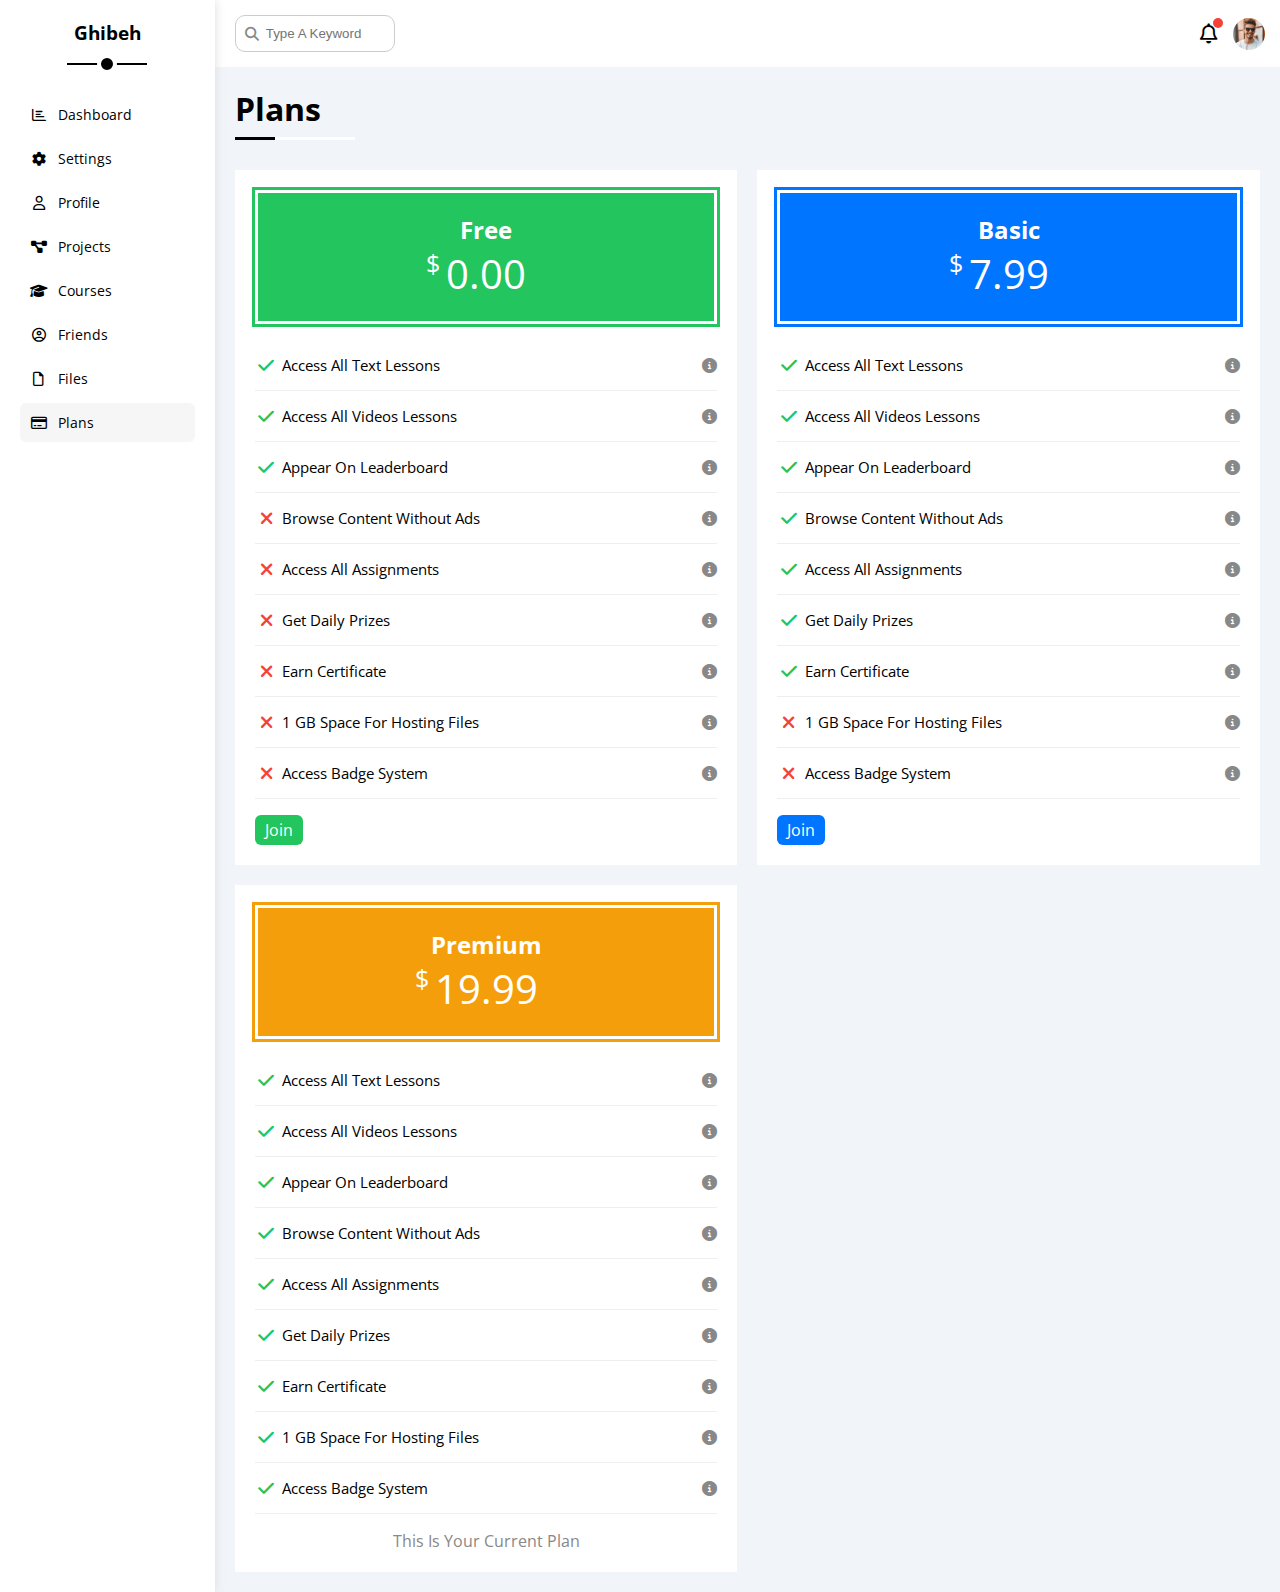
<file: Plans.html>
<!DOCTYPE html>
<html lang="en">

<head>
    <meta charset="UTF-8">
    <meta http-equiv="X-UA-Compatible" content="IE=edge">
    <meta name="viewport" content="width=device-width, initial-scale=1.0">
    <link rel="stylesheet" href="./Css/all.min.css">
    <link rel="stylesheet" href="./Css/framework.css">
    <link rel="stylesheet" href="./Css/Baraa.Css">
    <title>Plans</title>
    <link rel="preconnect" href="https://fonts.googleapis.com" />
    <link rel="preconnect" href="https://fonts.gstatic.com" crossorigin />
    <link href="https://fonts.googleapis.com/css2?family=Open+Sans:wght@300;500&#038;display=swap" rel="stylesheet" />
</head>

<body>


    <!-- Start Sidebar -->

    <div class="page d-flex">

        <div class="sidebar bg-white p-20 p-relative">
            <h3 class="p-relative txt-c mt-0">Ghibeh</h3>
            <ul>
                <li>
                    <a class="d-flex align-center fs-14 c-black rad-6 p-10" href="index.html">
                        <i class="fa-regular fa-chart-bar fa-fw"></i>
                        <span>Dashboard</a>
                </li>

                <li>
                    <a class="d-flex align-center fs-14 c-black rad-6 p-10" href="settings.html">
                        <i class="fa-solid fa-gear fa-fw"></i>
                        <span>Settings</span>
                    </a>
                </li>

                <li>
                    <a class="d-flex align-center fs-14 c-black rad-6 p-10" href="Profile.html">
                        <i class="fa-regular fa-user fa-fw"></i>
                        <span>Profile</span>
                    </a>
                </li>

                <li>
                    <a class="d-flex align-center fs-14 c-black rad-6 p-10" href="Projects.html">
                        <i class="fa-solid fa-diagram-project fa-fw"></i>
                        <span>Projects</span>
                    </a>
                </li>

                <li>
                    <a class="d-flex align-center fs-14 c-black rad-6 p-10" href="Courses.html">
                        <i class="fa-solid fa-graduation-cap fa-fw"></i>
                        <span>Courses</span>
                    </a>
                </li>

                <li>
                    <a class="d-flex align-center fs-14 c-black rad-6 p-10" href="Friends.html">
                        <i class="fa-regular fa-circle-user fa-fw"></i>
                        <span>Friends</span>
                    </a>
                </li>

                <li>
                    <a class="d-flex align-center fs-14 c-black rad-6 p-10" href="Files.html">
                        <i class="fa-regular fa-file fa-fw"></i>
                        <span>Files</span>
                    </a>
                </li>

                <li>
                    <a class="active d-flex align-center fs-14 c-black rad-6 p-10" href="Plans.html">
                        <i class="fa-regular fa-credit-card fa-fw"></i>
                        <span>Plans</span>
                    </a>
                </li>
            </ul>
        </div>
        <!-- End Sidebar -->


        <div class="content w-full">

            <!-- Start Header -->
            <div class="head bg-white p-15 between-flex">

                <div class="search p-relative">
                    <input class="p-10" type="search" placeholder="Type A Keyword">
                </div>

                <div class="icons d-flex align-center">
                    <span class="notification p-relative"><i class="fa-regular fa-bell fa-lg"></i></span>
                    <img src="./images/baraa1.jpg" alt="" class="baraa">
                </div>

            </div>
            <!-- End Header -->

            <!-- Start Plans -->

            <h1 class="p-relative">Plans</h1>
            <div class="plans-page d-grid m-20 gap-20">

                <div class="plan green bg-white p-20">

                    <div class="top bg-green txt-c p-20">
                        <h2 class="m-0 c-white">Free</h2>
                        <div class="price c-white">
                            <span>$</span>
                            0.00
                        </div>
                    </div>

                    <ul>

                        <li>
                            <i class="fa-solid fa-check fa-fw yes"></i>
                            <span>Access All Text Lessons</span>
                            <i class="fa-solid fa-circle-info help"></i>
                        </li>

                        <li>
                            <i class="fa-solid fa-check fa-fw yes"></i>
                            <span>Access All Videos Lessons</span>
                            <i class="fa-solid fa-circle-info help"></i>
                        </li>

                        <li>
                            <i class="fa-solid fa-check fa-fw yes"></i>
                            <span>Appear On Leaderboard</span>
                            <i class="fa-solid fa-circle-info help"></i>
                        </li>

                        <li>
                            <i class="fa-solid fa-xmark fa-fw"></i>
                            <span>Browse Content Without Ads</span>
                            <i class="fa-solid fa-circle-info help"></i>
                        </li>

                        <li>
                            <i class="fa-solid fa-xmark fa-fw"></i>
                            <span>Access All Assignments</span>
                            <i class="fa-solid fa-circle-info help"></i>
                        </li>

                        <li>
                            <i class="fa-solid fa-xmark fa-fw"></i>
                            <span>Get Daily Prizes</span>
                            <i class="fa-solid fa-circle-info help"></i>
                        </li>

                        <li>
                            <i class="fa-solid fa-xmark fa-fw"></i>
                            <span>Earn Certificate</span>
                            <i class="fa-solid fa-circle-info help"></i>
                        </li>

                        <li>
                            <i class="fa-solid fa-xmark fa-fw"></i>
                            <span>1 GB Space For Hosting Files</span>
                            <i class="fa-solid fa-circle-info help"></i>
                        </li>

                        <li>
                            <i class="fa-solid fa-xmark fa-fw"></i>
                            <span>Access Badge System</span>
                            <i class="fa-solid fa-circle-info help"></i>
                        </li>

                    </ul>

                    <a href="#" class="btn-shape bg-green c-white d-block w-fit">Join</a>

                </div>

                <div class="plan blue bg-white p-20">

                    <div class="top bg-blue txt-c p-20">
                        <h2 class="m-0 c-white">Basic</h2>
                        <div class="price c-white">
                            <span>$</span>
                            7.99
                        </div>
                    </div>

                    <ul>

                        <li>
                            <i class="fa-solid fa-check fa-fw yes"></i>
                            <span>Access All Text Lessons</span>
                            <i class="fa-solid fa-circle-info help"></i>
                        </li>

                        <li>
                            <i class="fa-solid fa-check fa-fw yes"></i>
                            <span>Access All Videos Lessons</span>
                            <i class="fa-solid fa-circle-info help"></i>
                        </li>

                        <li>
                            <i class="fa-solid fa-check fa-fw yes"></i>
                            <span>Appear On Leaderboard</span>
                            <i class="fa-solid fa-circle-info help"></i>
                        </li>

                        <li>
                            <i class="fa-solid fa-check fa-fw yes"></i>
                            <span>Browse Content Without Ads</span>
                            <i class="fa-solid fa-circle-info help"></i>
                        </li>

                        <li>
                            <i class="fa-solid fa-check fa-fw yes"></i>
                            <span>Access All Assignments</span>
                            <i class="fa-solid fa-circle-info help"></i>
                        </li>

                        <li>
                            <i class="fa-solid fa-check fa-fw yes"></i>
                            <span>Get Daily Prizes</span>
                            <i class="fa-solid fa-circle-info help"></i>
                        </li>

                        <li>
                            <i class="fa-solid fa-check fa-fw yes"></i>
                            <span>Earn Certificate</span>
                            <i class="fa-solid fa-circle-info help"></i>
                        </li>

                        <li>
                            <i class="fa-solid fa-xmark fa-fw"></i>
                            <span>1 GB Space For Hosting Files</span>
                            <i class="fa-solid fa-circle-info help"></i>
                        </li>

                        <li>
                            <i class="fa-solid fa-xmark fa-fw"></i>
                            <span>Access Badge System</span>
                            <i class="fa-solid fa-circle-info help"></i>
                        </li>

                    </ul>

                    <a href="#" class="btn-shape bg-blue c-white d-block w-fit">Join</a>

                </div>

                <div class="plan orange bg-white p-20">

                    <div class="top bg-orange txt-c p-20">
                        <h2 class="m-0 c-white">Premium</h2>
                        <div class="price c-white">
                            <span>$</span>
                            19.99
                        </div>
                    </div>

                    <ul>

                        <li>
                            <i class="fa-solid fa-check fa-fw yes"></i>
                            <span>Access All Text Lessons</span>
                            <i class="fa-solid fa-circle-info help"></i>
                        </li>

                        <li>
                            <i class="fa-solid fa-check fa-fw yes"></i>
                            <span>Access All Videos Lessons</span>
                            <i class="fa-solid fa-circle-info help"></i>
                        </li>

                        <li>
                            <i class="fa-solid fa-check fa-fw yes"></i>
                            <span>Appear On Leaderboard</span>
                            <i class="fa-solid fa-circle-info help"></i>
                        </li>

                        <li>
                            <i class="fa-solid fa-check fa-fw yes"></i>
                            <span>Browse Content Without Ads</span>
                            <i class="fa-solid fa-circle-info help"></i>
                        </li>

                        <li>
                            <i class="fa-solid fa-check fa-fw yes"></i>
                            <span>Access All Assignments</span>
                            <i class="fa-solid fa-circle-info help"></i>
                        </li>

                        <li>
                            <i class="fa-solid fa-check fa-fw yes"></i>
                            <span>Get Daily Prizes</span>
                            <i class="fa-solid fa-circle-info help"></i>
                        </li>

                        <li>
                            <i class="fa-solid fa-check fa-fw yes"></i>
                            <span>Earn Certificate</span>
                            <i class="fa-solid fa-circle-info help"></i>
                        </li>

                        <li>
                            <i class="fa-solid fa-check fa-fw yes"></i>
                            <span>1 GB Space For Hosting Files</span>
                            <i class="fa-solid fa-circle-info help"></i>
                        </li>

                        <li>
                            <i class="fa-solid fa-check fa-fw yes"></i>
                            <span>Access Badge System</span>
                            <i class="fa-solid fa-circle-info help"></i>
                        </li>

                    </ul>

                    <p class="c-grey m-0 txt-c">This Is Your Current Plan</p>

                </div>

            </div>

            <!-- End Plans -->

        </div>

    </div>

</body>
</file>
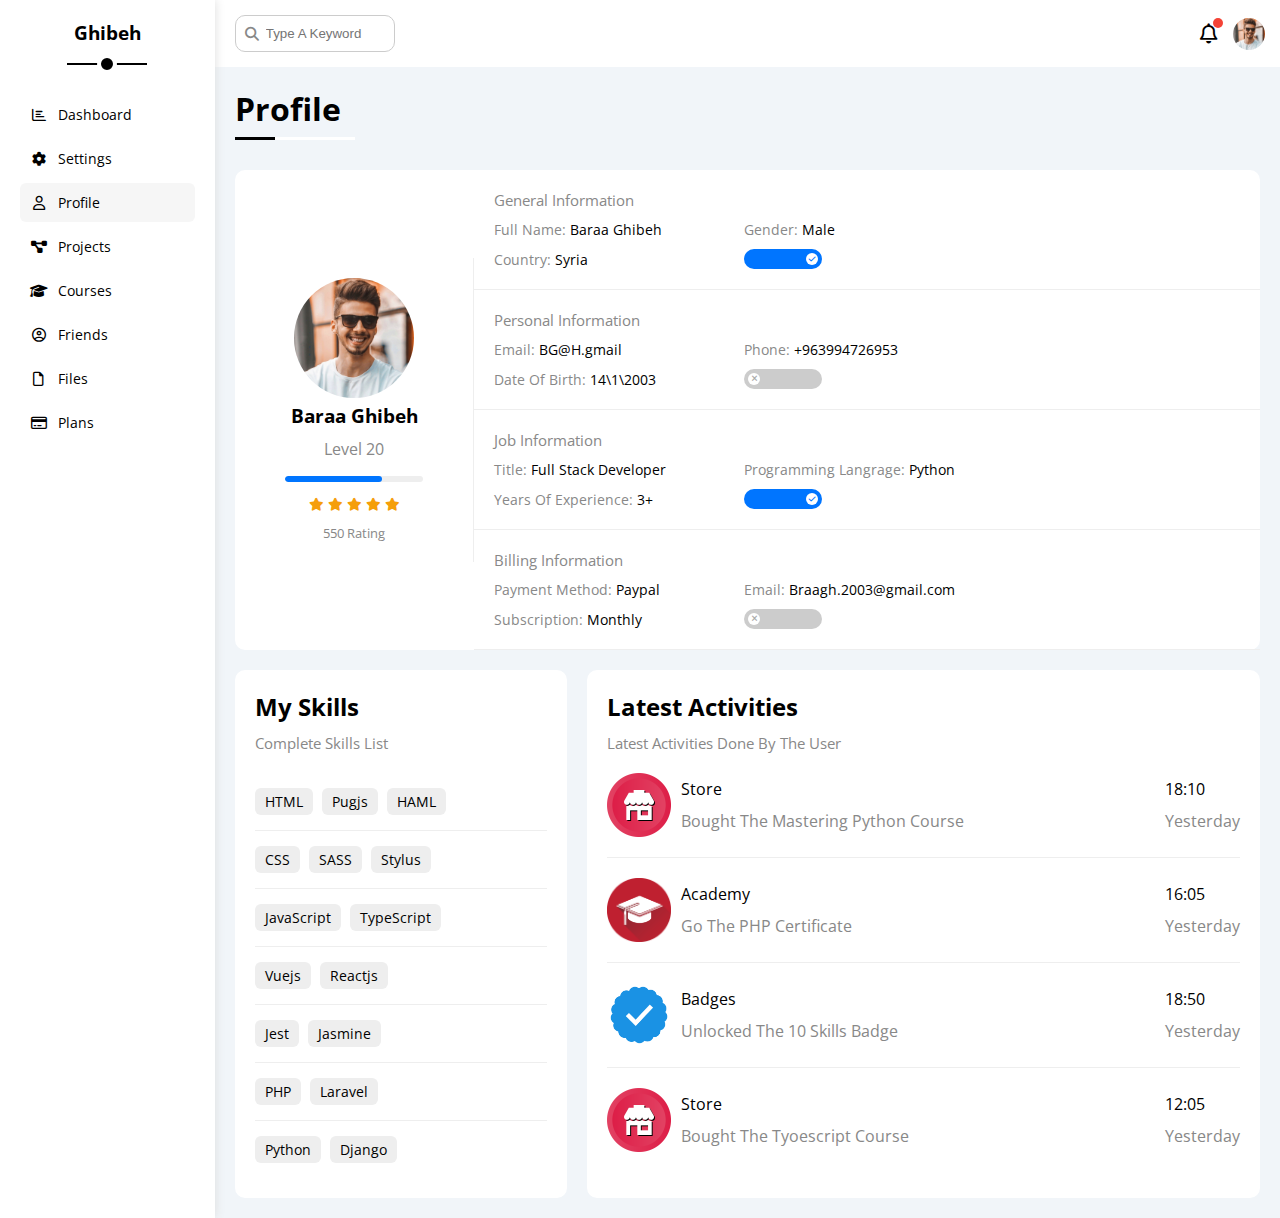
<file: Profile.html>
<!DOCTYPE html>
<html lang="en">

<head>
    <meta charset="UTF-8">
    <meta http-equiv="X-UA-Compatible" content="IE=edge">
    <meta name="viewport" content="width=device-width, initial-scale=1.0">
    <link rel="stylesheet" href="./Css/all.min.css">
    <link rel="stylesheet" href="./Css/framework.css">
    <link rel="stylesheet" href="./Css/Baraa.Css">
    <title>Profile</title>
    <link rel="preconnect" href="https://fonts.googleapis.com" />
    <link rel="preconnect" href="https://fonts.gstatic.com" crossorigin />
    <link href="https://fonts.googleapis.com/css2?family=Open+Sans:wght@300;500&#038;display=swap" rel="stylesheet" />
</head>

<body>


    <!-- Start Sidebar -->

    <div class="page d-flex">

        <div class="sidebar bg-white p-20 p-relative">
            <h3 class="p-relative txt-c mt-0">Ghibeh</h3>
            <ul>
                <li>
                    <a class="d-flex align-center fs-14 c-black rad-6 p-10" href="index.html">
                        <i class="fa-regular fa-chart-bar fa-fw"></i>
                        <span>Dashboard</a>
                </li>

                <li>
                    <a class="d-flex align-center fs-14 c-black rad-6 p-10" href="settings.html">
                        <i class="fa-solid fa-gear fa-fw"></i>
                        <span>Settings</span>
                    </a>
                </li>

                <li>
                    <a class="active d-flex align-center fs-14 c-black rad-6 p-10" href="Profile.html">
                        <i class="fa-regular fa-user fa-fw"></i>
                        <span>Profile</span>
                    </a>
                </li>

                <li>
                    <a class="d-flex align-center fs-14 c-black rad-6 p-10" href="Projects.html">
                        <i class="fa-solid fa-diagram-project fa-fw"></i>
                        <span>Projects</span>
                    </a>
                </li>

                <li>
                    <a class="d-flex align-center fs-14 c-black rad-6 p-10" href="Courses.html">
                        <i class="fa-solid fa-graduation-cap fa-fw"></i>
                        <span>Courses</span>
                    </a>
                </li>

                <li>
                    <a class="d-flex align-center fs-14 c-black rad-6 p-10" href="Friends.html">
                        <i class="fa-regular fa-circle-user fa-fw"></i>
                        <span>Friends</span>
                    </a>
                </li>

                <li>
                    <a class="d-flex align-center fs-14 c-black rad-6 p-10" href="Files.html">
                        <i class="fa-regular fa-file fa-fw"></i>
                        <span>Files</span>
                    </a>
                </li>

                <li>
                    <a class="d-flex align-center fs-14 c-black rad-6 p-10" href="Plans.html">
                        <i class="fa-regular fa-credit-card fa-fw"></i>
                        <span>Plans</span>
                    </a>
                </li>
            </ul>
        </div>
        <!-- End Sidebar -->


        <!-- Start Profile -->

        <div class="content w-full">

            <!-- Start Header -->
            <div class="head bg-white p-15 between-flex">

                <div class="search p-relative">
                    <input class="p-10" type="search" placeholder="Type A Keyword">
                </div>

                <div class="icons d-flex align-center">
                    <span class="notification p-relative"><i class="fa-regular fa-bell fa-lg"></i></span>
                    <img src="./images/baraa1.jpg" alt="" class="baraa">
                </div>

            </div>
            <!-- End Header -->

            <h1 class="p-relative">Profile</h1>
            <div class="profile-page m-20">

                <!-- Start OverView -->
                <div class="overview bg-white rad-10 d-flex align-center">

                    <div class="avatar-box txt-c p-20">
                        <img class="rad-half" src="./images/baraa1.jpg" alt="">
                        <h3 class="m-0">Baraa Ghibeh</h3>
                        <p class="c-grey mt-10">Level 20</p>
                        <div class="level rad-6 bg-eee p-relative">
                            <span style="width: 70%;"></span>
                        </div>
                        <div class="rating mt-10 mb-10">
                            <i class="fa-solid fa-star c-orange fs-13" ></i>
                            <i class="fa-solid fa-star c-orange fs-13" ></i>
                            <i class="fa-solid fa-star c-orange fs-13" ></i>
                            <i class="fa-solid fa-star c-orange fs-13" ></i>
                            <i class="fa-solid fa-star c-orange fs-13" ></i>
                        </div>
                        <p class="m-0 fs-13 c-grey" >550 Rating</p>
                    </div>

                    <div class="info-box w-full txt-c-mobile">

                        <div class="box p-20 d-flex align-center">
                            <h4 class="c-grey fs-15 m-0 w-full">General Information</h4>

                            <div class="fs-14">
                                <span class="c-grey">Full Name:</span>
                                <span>Baraa Ghibeh</span>
                            </div>

                            <div class="fs-14">
                                <span class="c-grey">Gender:</span>
                                <span>Male</span>
                            </div>

                            <div class="fs-14">
                                <span class="c-grey">Country:</span>
                                <span>Syria</span>
                            </div>

                            <label>
                                <input class="toggle-checkbox" type="checkbox" checked>
                                <div class="mt-10 toggle-switch"></div>
                            </label>

                        </div>

                        <div class="box p-20 d-flex align-center">
                            <h4 class="c-grey fs-15 m-0 w-full">Personal Information</h4>

                            <div class="fs-14">
                                <span class="c-grey">Email:</span>
                                <span>BG@H.gmail</span>
                            </div>

                            <div class="fs-14">
                                <span class="c-grey" >Phone:</span>
                                <span>+963994726953</span>
                            </div>

                            <div class="fs-14">
                                <span class="c-grey">Date Of Birth:</span>
                                <span>14\1\2003</span>
                            </div>


                            <label>
                                <input class="toggle-checkbox" type="checkbox">
                                <div class="mt-10 toggle-switch" ></div>
                            </label>

                        </div>

                        <div class="box p-20 d-flex align-center">
                            <h4 class="c-grey fs-15 m-0 w-full" >Job Information</h4>

                            <div class="fs-14">
                                <span class="c-grey">Title:</span>
                                <span>Full Stack Developer</span>
                            </div>

                            <div class="fs-14">
                                <span class="c-grey" >Programming Langrage:</span>
                                <span>Python</span>
                            </div>

                            <div class="fs-14">
                                <span class="c-grey" >Years Of Experience:</span>
                                <span>3+</span>
                            </div>

                            <label>
                                <input class="toggle-checkbox" type="checkbox" checked>
                                <div class="mt-10 toggle-switch" ></div>
                            </label>

                        </div>

                        <div class="box p-20 d-flex align-center">
                            <h4 class="c-grey fs-15 m-0 w-full" >Billing Information</h4>

                            <div class="fs-14">
                                <span class="c-grey" >Payment Method:</span>
                                <span>Paypal</span>
                            </div>

                            <div class="fs-14">
                                <span class="c-grey" >Email:</span>
                                <span>Braagh.2003@gmail.com</span>
                            </div>

                            <div class="fs-14">
                                <span class="c-grey" >Subscription:</span>
                                <span>Monthly</span>
                            </div>

                            <label>
                                <input class="toggle-checkbox" type="checkbox">
                                <div class="mt-10 toggle-switch" ></div>
                            </label>

                        </div>

                    </div>

                </div>

                <!-- End OverView -->

                <!-- Start Other Data  -->
                <div class="other-data d-flex gap-20">

                <div class="skills-card p-20 bg-white rad-10 mt-20">
                    <h2 class="mt-0 mb-10">My Skills</h2>
                    <p class="mt-0 mb-20 c-grey fs-15">Complete Skills List</p>

                    <ul class="m-0 txt-c-mobile">
                        <li>
                            <span>HTML</span>
                            <span>Pugjs</span>
                            <span>HAML</span>
                        </li>

                        <li>
                            <span>CSS</span>
                            <span>SASS</span>
                            <span>Stylus</span>
                        </li>

                        <li>
                            <span>JavaScript</span>
                            <span>TypeScript</span>
                        </li>

                        <li>
                            <span>Vuejs</span>
                            <span>Reactjs</span>
                        </li>

                        <li>
                            <span>Jest</span>
                            <span>Jasmine</span>
                        </li>  
                        
                        <li>
                            <span>PHP</span>
                            <span>Laravel</span>
                        </li>

                        <li>
                            <span>Python</span>
                            <span>Django</span>
                        </li>
                    </ul>

                </div>

                <div class="activities p-20 bg-white rad-10 mt-20">
                    <h2 class="mt-0 mb-10">Latest Activities</h2>
                    <p class="mt-0 mb-20 c-grey fs-15">Latest Activities Done By The User</p>

                    <div class="activity d-flex align-center txt-c-mobile">
                        <img src="./images/activity-01.png" alt="">

                        <div class="info">
                            <span class="d-block mb-10">Store</span>
                            <span class="c-grey">Bought The Mastering Python Course</span>
                        </div>

                        <div class="date">
                            <span class="d-block mb-10">18:10</span>
                            <span class="c-grey">Yesterday</span>
                        </div>

                    </div>

                    <div class="activity d-flex align-center txt-c-mobile">
                        <img src="./images/activity-02.png" alt="">

                        <div class="info">
                            <span class="d-block mb-10">Academy</span>
                            <span class="c-grey">Go The PHP Certificate</span>
                        </div>

                        <div class="date">
                            <span class="d-block mb-10">16:05</span>
                            <span class="c-grey">Yesterday</span>
                        </div>

                    </div>

                    <div class="activity d-flex align-center txt-c-mobile">
                        <img src="./images/activity-03.png" alt="">

                        <div class="info">
                            <span class="d-block mb-10">Badges</span>
                            <span class="c-grey">Unlocked The 10 Skills Badge</span>
                        </div>

                        <div class="date">
                            <span class="d-block mb-10">18:50</span>
                            <span class="c-grey">Yesterday</span>
                        </div>

                    </div>

                    <div class="activity d-flex align-center txt-c-mobile">
                        <img src="./images/activity-01.png" alt="">

                        <div class="info">
                            <span class="d-block mb-10">Store</span>
                            <span class="c-grey">Bought The Tyoescript Course</span>
                        </div>

                        <div class="date">
                            <span class="d-block mb-10">12:05</span>
                            <span class="c-grey">Yesterday</span>
                        </div>

                    </div>

                </div>

                </div>
                <!-- End Other Data  -->

            </div>
</file>
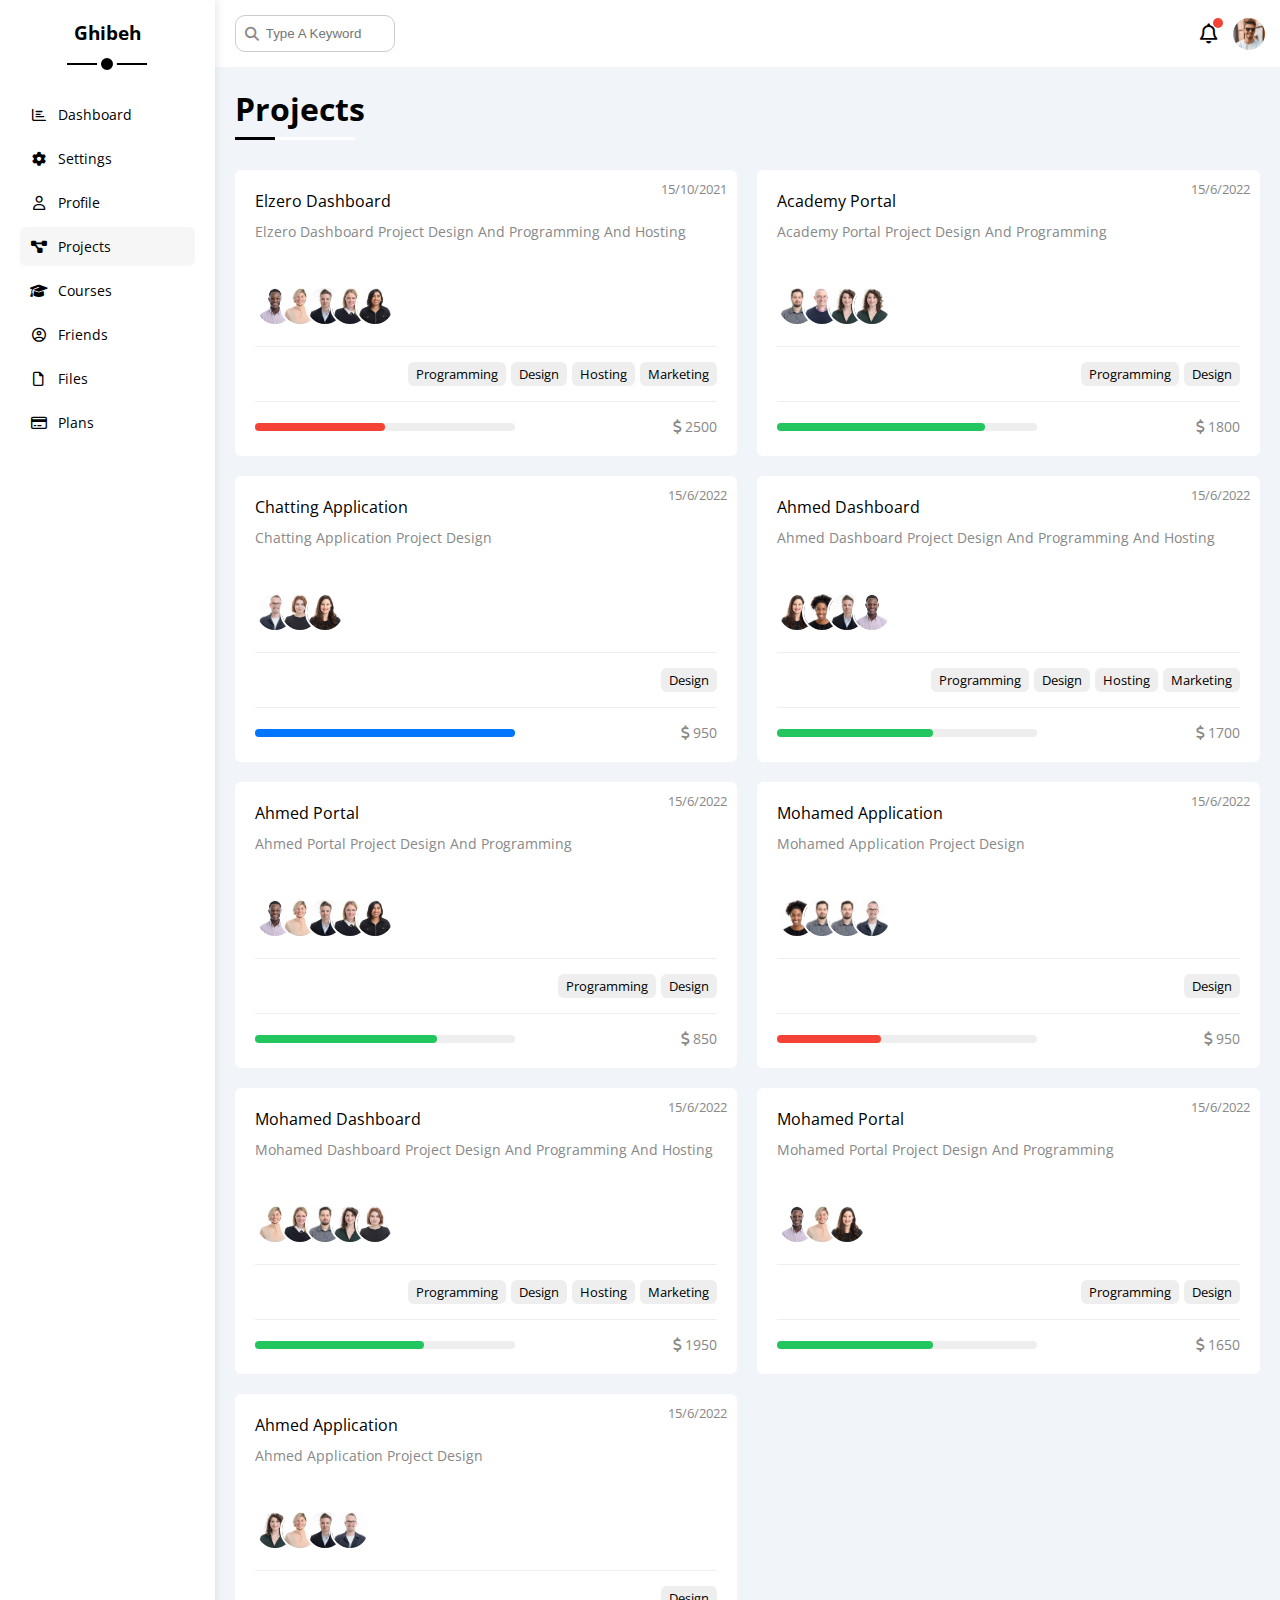
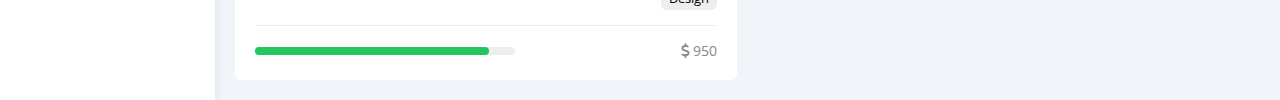
<file: Projects.html>
<!DOCTYPE html>
<html lang="en">

<head>
    <meta charset="UTF-8">
    <meta http-equiv="X-UA-Compatible" content="IE=edge">
    <meta name="viewport" content="width=device-width, initial-scale=1.0">
    <link rel="stylesheet" href="./Css/all.min.css">
    <link rel="stylesheet" href="./Css/framework.css">
    <link rel="stylesheet" href="./Css/Baraa.Css">
    <title>Projects</title>
    <link rel="preconnect" href="https://fonts.googleapis.com" />
    <link rel="preconnect" href="https://fonts.gstatic.com" crossorigin />
    <link href="https://fonts.googleapis.com/css2?family=Open+Sans:wght@300;500&#038;display=swap" rel="stylesheet" />
</head>

<body>


    <!-- Start Sidebar -->

    <div class="page d-flex">

        <div class="sidebar bg-white p-20 p-relative">
            <h3 class="p-relative txt-c mt-0">Ghibeh</h3>
            <ul>
                <li>
                    <a class="d-flex align-center fs-14 c-black rad-6 p-10" href="index.html">
                        <i class="fa-regular fa-chart-bar fa-fw"></i>
                        <span>Dashboard</a>
                </li>

                <li>
                    <a class="d-flex align-center fs-14 c-black rad-6 p-10" href="settings.html">
                        <i class="fa-solid fa-gear fa-fw"></i>
                        <span>Settings</span>
                    </a>
                </li>

                <li>
                    <a class="d-flex align-center fs-14 c-black rad-6 p-10" href="Profile.html">
                        <i class="fa-regular fa-user fa-fw"></i>
                        <span>Profile</span>
                    </a>
                </li>

                <li>
                    <a class="active d-flex align-center fs-14 c-black rad-6 p-10" href="Projects.html">
                        <i class="fa-solid fa-diagram-project fa-fw"></i>
                        <span>Projects</span>
                    </a>
                </li>

                <li>
                    <a class="d-flex align-center fs-14 c-black rad-6 p-10" href="Courses.html">
                        <i class="fa-solid fa-graduation-cap fa-fw"></i>
                        <span>Courses</span>
                    </a>
                </li>

                <li>
                    <a class="d-flex align-center fs-14 c-black rad-6 p-10" href="Friends.html">
                        <i class="fa-regular fa-circle-user fa-fw"></i>
                        <span>Friends</span>
                    </a>
                </li>

                <li>
                    <a class="d-flex align-center fs-14 c-black rad-6 p-10" href="Files.html">
                        <i class="fa-regular fa-file fa-fw"></i>
                        <span>Files</span>
                    </a>
                </li>

                <li>
                    <a class="d-flex align-center fs-14 c-black rad-6 p-10" href="Plan.html">
                        <i class="fa-regular fa-credit-card fa-fw"></i>
                        <span>Plans</span>
                    </a>
                </li>
            </ul>
        </div>
        <!-- End Sidebar -->


        <!-- Start Projects -->

        <div class="content w-full">

            <!-- Start Header -->
            <div class="head bg-white p-15 between-flex">

                <div class="search p-relative">
                    <input class="p-10" type="search" placeholder="Type A Keyword">
                </div>

                <div class="icons d-flex align-center">
                    <span class="notification p-relative"><i class="fa-regular fa-bell fa-lg"></i></span>
                    <img src="./images/baraa1.jpg" alt="" class="baraa">
                </div>

            </div>
            <!-- End Header -->

            <h1 class="p-relative">Projects</h1>
            <div class="projects-page d-grid m-20 gap-20">

                <div class="project bg-white p-20 rad-6 p-relative">
                    <span class="date fs-13 c-grey">15/10/2021</span>
                    <h4 class="m-0">Elzero Dashboard</h4>
                    <p class="c-grey mt-10 mb-10 fs-14">Elzero Dashboard Project Design And Programming And Hosting</p>
                    <div class="team">
                    <a href="#"><img src="./images/friend-01.jpg" alt=""></a>
                    <a href="#"><img src="./images/friend-02.jpg" alt=""></a>
                    <a href="#"><img src="./images/friend-03.jpg" alt=""></a>
                    <a href="#"><img src="./images/friend-04.jpg" alt=""></a>
                    <a href="#"><img src="./images/friend-07.jpg" alt=""></a>
                    </div>
                    <div class="do d-flex">
                    <span class="fs-13 rad-6 bg-eee">Programming</span>
                    <span class="fs-13 rad-6 bg-eee">Design</span>
                    <span class="fs-13 rad-6 bg-eee">Hosting</span>
                    <span class="fs-13 rad-6 bg-eee">Marketing</span>
                    </div>
                    <div class="info between-flex">
                        <div class="prog bg-eee">
                            <span class="bg-red" style="width: 50%"></span>
                        </div>
                        <div class="fs-14 c-grey">
                            <i class="fa-solid fa-dollar-sign"></i>
                            2500
                        </div>
                    </div>
                </div>

                <div class="project bg-white p-20 rad-6 p-relative">
    <span class="date fs-13 c-grey">15/6/2022</span>
    <h4 class="m-0">Academy Portal</h4>
    <p class="c-grey mt-10 mb-10 fs-14">Academy Portal Project Design And Programming</p>
    <div class="team">
        <a href="#"><img src="./images/friend-06.jpg" alt=""></a>
        <a href="#"><img src="./images/friend-11.jpg" alt=""></a>
        <a href="#"><img src="./images/friend-08.jpg" alt=""></a>
        <a href="#"><img src="./images/friend-08.jpg" alt=""></a>
    </div>
    <div class="do d-flex">
        <span class="fs-13 rad-6 bg-eee">Programming</span>
        <span class="fs-13 rad-6 bg-eee">Design</span>
    </div>
    <div class="info between-flex">
        <div class="prog bg-eee">
            <span class="bg-green" style="width: 80%"></span>
        </div>
        <div class="fs-14 c-grey">
            <i class="fa-solid fa-dollar-sign"></i>
            1800
        </div>
    </div>
                </div>

                <div class="project bg-white p-20 rad-6 p-relative">
    <span class="date fs-13 c-grey">15/6/2022</span>
    <h4 class="m-0">Chatting Application</h4>
    <p class="c-grey mt-10 mb-10 fs-14">Chatting Application Project Design</p>
    <div class="team">
        <a href="#"><img src="./images/friend-09.jpg" alt=""></a>
        <a href="#"><img src="./images/friend-10.jpg" alt=""></a>
        <a href="#"><img src="./images/friend-12.jpg" alt=""></a>
    </div>
    <div class="do d-flex">
        <span class="fs-13 rad-6 bg-eee">Design</span>
    </div>
    <div class="info between-flex">
        <div class="prog bg-eee">
            <span class="bg-blue" style="width: 100%"></span>
        </div>
        <div class="fs-14 c-grey">
            <i class="fa-solid fa-dollar-sign"></i>
            950
        </div>
    </div>
                </div>

                <div class="project bg-white p-20 rad-6 p-relative">
    <span class="date fs-13 c-grey">15/6/2022</span>
    <h4 class="m-0">Ahmed Dashboard</h4>
    <p class="c-grey mt-10 mb-10 fs-14">Ahmed Dashboard Project Design And Programming And Hosting</p>
    <div class="team">
        <a href="#"><img src="./images/friend-12.jpg" alt=""></a>
        <a href="#"><img src="./images/friend-05.jpg" alt=""></a>
        <a href="#"><img src="./images/friend-03.jpg" alt=""></a>
        <a href="#"><img src="./images/friend-01.jpg" alt=""></a>
    </div>
    <div class="do d-flex">
        <span class="fs-13 rad-6 bg-eee">Programming</span>
        <span class="fs-13 rad-6 bg-eee">Design</span>
        <span class="fs-13 rad-6 bg-eee">Hosting</span>
        <span class="fs-13 rad-6 bg-eee">Marketing</span>
    </div>
    <div class="info between-flex">
        <div class="prog bg-eee">
            <span class="bg-green" style="width: 60%"></span>
        </div>
        <div class="fs-14 c-grey">
            <i class="fa-solid fa-dollar-sign"></i>
            1700
        </div>
    </div>
                </div>

                <div class="project bg-white p-20 rad-6 p-relative">
    <span class="date fs-13 c-grey">15/6/2022</span>
    <h4 class="m-0">Ahmed Portal</h4>
    <p class="c-grey mt-10 mb-10 fs-14">Ahmed Portal Project Design And Programming</p>
    <div class="team">
        <a href="#"><img src="./images/friend-01.jpg" alt=""></a>
        <a href="#"><img src="./images/friend-02.jpg" alt=""></a>
        <a href="#"><img src="./images/friend-03.jpg" alt=""></a>
        <a href="#"><img src="./images/friend-04.jpg" alt=""></a>
        <a href="#"><img src="./images/friend-07.jpg" alt=""></a>
    </div>
    <div class="do d-flex">
        <span class="fs-13 rad-6 bg-eee">Programming</span>
        <span class="fs-13 rad-6 bg-eee">Design</span>
    </div>
    <div class="info between-flex">
        <div class="prog bg-eee">
            <span class="bg-green" style="width: 70%"></span>
        </div>
        <div class="fs-14 c-grey">
            <i class="fa-solid fa-dollar-sign"></i>
            850
        </div>
    </div>
                </div>

                <div class="project bg-white p-20 rad-6 p-relative">
    <span class="date fs-13 c-grey">15/6/2022</span>
    <h4 class="m-0">Mohamed Application</h4>
    <p class="c-grey mt-10 mb-10 fs-14">Mohamed Application Project Design</p>
    <div class="team">
        <a href="#"><img src="./images/friend-05.jpg" alt=""></a>
        <a href="#"><img src="./images/friend-06.jpg" alt=""></a>
        <a href="#"><img src="./images/friend-06.jpg" alt=""></a>
        <a href="#"><img src="./images/friend-09.jpg" alt=""></a>
    </div>
    <div class="do d-flex">
        <span class="fs-13 rad-6 bg-eee">Design</span>
    </div>
    <div class="info between-flex">
        <div class="prog bg-eee">
            <span class="bg-red" style="width: 40%"></span>
        </div>
        <div class="fs-14 c-grey">
            <i class="fa-solid fa-dollar-sign"></i>
            950
        </div>
    </div>
                </div>

                <div class="project bg-white p-20 rad-6 p-relative">
    <span class="date fs-13 c-grey">15/6/2022</span>
    <h4 class="m-0">Mohamed Dashboard</h4>
    <p class="c-grey mt-10 mb-10 fs-14">Mohamed Dashboard Project Design And Programming And Hosting</p>
    <div class="team">
        <a href="#"><img src="./images/friend-02.jpg" alt=""></a>
        <a href="#"><img src="./images/friend-04.jpg" alt=""></a>
        <a href="#"><img src="./images/friend-06.jpg" alt=""></a>
        <a href="#"><img src="./images/friend-08.jpg" alt=""></a>
        <a href="#"><img src="./images/friend-10.jpg" alt=""></a>
    </div>
    <div class="do d-flex">
        <span class="fs-13 rad-6 bg-eee">Programming</span>
        <span class="fs-13 rad-6 bg-eee">Design</span>
        <span class="fs-13 rad-6 bg-eee">Hosting</span>
        <span class="fs-13 rad-6 bg-eee">Marketing</span>
    </div>
    <div class="info between-flex">
        <div class="prog bg-eee">
            <span class="bg-green" style="width: 65%"></span>
        </div>
        <div class="fs-14 c-grey">
            <i class="fa-solid fa-dollar-sign"></i>
            1950
        </div>
    </div>
                </div>

                <div class="project bg-white p-20 rad-6 p-relative">
    <span class="date fs-13 c-grey">15/6/2022</span>
    <h4 class="m-0">Mohamed Portal</h4>
    <p class="c-grey mt-10 mb-10 fs-14">Mohamed Portal Project Design And Programming</p>
    <div class="team">
        <a href="#"><img src="./images/friend-01.jpg" alt=""></a>
        <a href="#"><img src="./images/friend-02.jpg" alt=""></a>
        <a href="#"><img src="./images/friend-12.jpg" alt=""></a>
    </div>
    <div class="do d-flex">
        <span class="fs-13 rad-6 bg-eee">Programming</span>
        <span class="fs-13 rad-6 bg-eee">Design</span>
    </div>
    <div class="info between-flex">
        <div class="prog bg-eee">
            <span class="bg-green" style="width: 60%"></span>
        </div>
        <div class="fs-14 c-grey">
            <i class="fa-solid fa-dollar-sign"></i>
            1650
        </div>
    </div>
                </div>

                <div class="project bg-white p-20 rad-6 p-relative">
    <span class="date fs-13 c-grey">15/6/2022</span>
    <h4 class="m-0">Ahmed Application</h4>
    <p class="c-grey mt-10 mb-10 fs-14">Ahmed Application Project Design</p>
    <div class="team">
        <a href="#"><img src="./images/friend-08.jpg" alt=""></a>
        <a href="#"><img src="./images/friend-02.jpg" alt=""></a>
        <a href="#"><img src="./images/friend-03.jpg" alt=""></a>
        <a href="#"><img src="./images/friend-09.jpg" alt=""></a>
    </div>
    <div class="do d-flex">
        <span class="fs-13 rad-6 bg-eee">Design</span>
    </div>
    <div class="info between-flex">
        <div class="prog bg-eee">
            <span class="bg-green" style="width: 90%"></span>
        </div>
        <div class="fs-14 c-grey">
            <i class="fa-solid fa-dollar-sign"></i>
            950
        </div>
    </div>
                </div>

            </div>
</file>
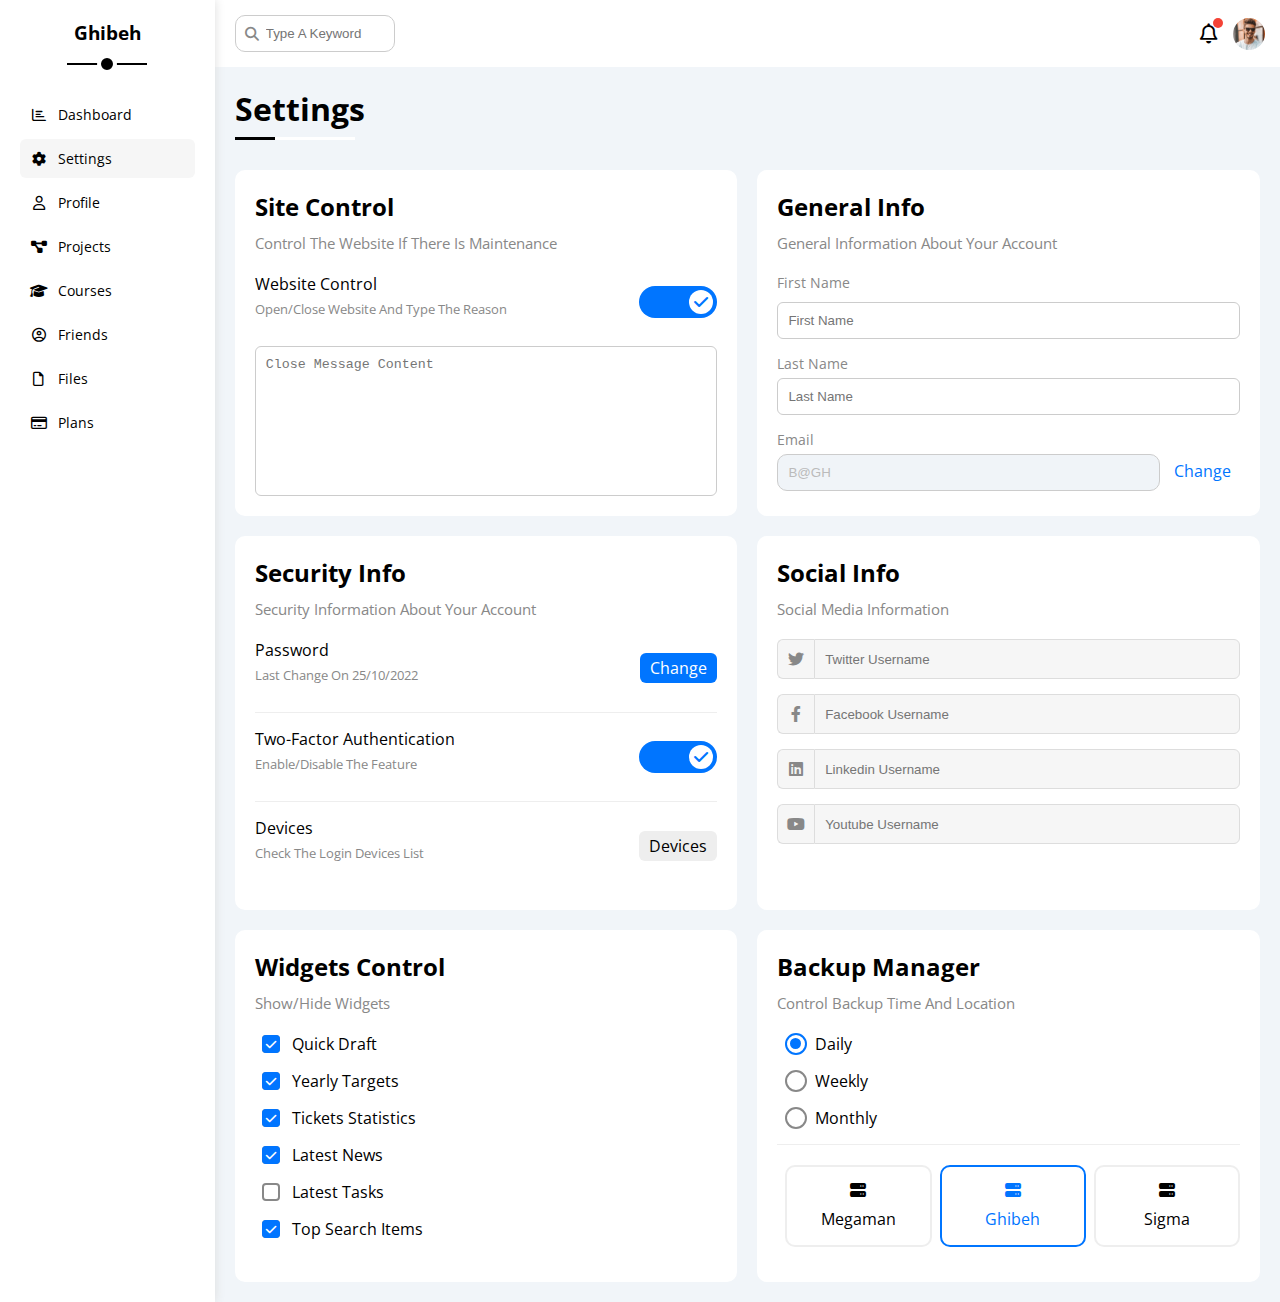
<file: settings.html>
<!DOCTYPE html>
<html lang="en">

<head>
    <meta charset="UTF-8">
    <meta http-equiv="X-UA-Compatible" content="IE=edge">
    <meta name="viewport" content="width=device-width, initial-scale=1.0">
    <link rel="stylesheet" href="./Css/all.min.css">
    <link rel="stylesheet" href="./Css/framework.css">
    <link rel="stylesheet" href="./Css/Baraa.Css">
    <title>Settings</title>
    <link rel="preconnect" href="https://fonts.googleapis.com" />
    <link rel="preconnect" href="https://fonts.gstatic.com" crossorigin />
    <link href="https://fonts.googleapis.com/css2?family=Open+Sans:wght@300;500&#038;display=swap" rel="stylesheet" />
</head>

<body>


    <!-- Start Sidebar -->

    <div class="page d-flex">

        <div class="sidebar bg-white p-20 p-relative">
            <h3 class="p-relative txt-c mt-0">Ghibeh</h3>
            <ul>
                <li>
                    <a class="d-flex align-center fs-14 c-black rad-6 p-10" href="index.html">
                        <i class="fa-regular fa-chart-bar fa-fw"></i>
                        <span>Dashboard</a>
                </li>

                <li>
                    <a class="active d-flex align-center fs-14 c-black rad-6 p-10" href="settings.html">
                        <i class="fa-solid fa-gear fa-fw"></i>
                        <span>Settings</span>
                    </a>
                </li>

                <li>
                    <a class="d-flex align-center fs-14 c-black rad-6 p-10" href="index.html">
                        <i class="fa-regular fa-user fa-fw"></i>
                        <span>Profile</span>
                    </a>
                </li>

                <li>
                    <a class="d-flex align-center fs-14 c-black rad-6 p-10" href="Projects.html">
                        <i class="fa-solid fa-diagram-project fa-fw"></i>
                        <span>Projects</span>
                    </a>
                </li>

                <li>
                    <a class="d-flex align-center fs-14 c-black rad-6 p-10" href="Courses.html">
                        <i class="fa-solid fa-graduation-cap fa-fw"></i>
                        <span>Courses</span>
                    </a>
                </li>

                <li>
                    <a class="d-flex align-center fs-14 c-black rad-6 p-10" href="Friends.html">
                        <i class="fa-regular fa-circle-user fa-fw"></i>
                        <span>Friends</span>
                    </a>
                </li>

                <li>
                    <a class="d-flex align-center fs-14 c-black rad-6 p-10" href="Files.html">
                        <i class="fa-regular fa-file fa-fw"></i>
                        <span>Files</span>
                    </a>
                </li>

                <li>
                    <a class="d-flex align-center fs-14 c-black rad-6 p-10" href="Plans.html">
                        <i class="fa-regular fa-credit-card fa-fw"></i>
                        <span>Plans</span>
                    </a>
                </li>
            </ul>
        </div>
        <!-- End Sidebar -->


        <!-- Start Settings -->

        <div class="content w-full">

            <!-- Start Header -->
            <div class="head bg-white p-15 between-flex">

                <div class="search p-relative">
                    <input class="p-10" type="search" placeholder="Type A Keyword">
                </div>

                <div class="icons d-flex align-center">
                    <span class="notification p-relative"><i class="fa-regular fa-bell fa-lg"></i></span>
                    <img src="./images/baraa1.jpg" alt="" class="baraa">
                </div>

            </div>
            <!-- End Header -->

            <!-- Start Settings -->
            <h1 class="p-relative">Settings</h1>
            <div class="settings-page m-20 d-grid gap-20">

                <!-- Start Site Control -->
                <div class="p-20 bg-white rad-10">
                    <h2 class="mt-0 mb-10">Site Control</h2>
                    <p class="mt-0 mb-20 c-grey fs-15">Control The Website If There Is Maintenance</p>
                    <div class="mb-15 between-flex">

                        <div>
                            <span>Website Control</span>
                            <p class="c-grey mt-5 mb-0 fs-13">Open/Close Website And Type The Reason</p>
                        </div>

                        <div>
                            <label>
                                <input class="toggle-checkbox" type="checkbox" checked>
                                <div class="toggle-switch"></div>
                            </label>
                        </div>
                    </div>
                    <textarea class="close-message p-10 rad-6 d-block w-full"
                        placeholder="Close Message Content"></textarea>
                </div>
                <!-- End Site Control -->

                <!-- Start General Info -->
                <div class="p-20 bg-white rad-10">
                    <h2 class="mt-0 mb-10">General Info</h2>
                    <p class="mt-0 mb-20 c-grey fs-15">General Information About Your Account</p>

                    <div class="mb-15">
                        <label class="fs-14 c-grey d-block mb-10">First Name</label>
                        <input class="b-none border-ccc p-10 rad-6 d-block w-full" type="text" id="first" placeholder="First Name">
                    </div>

                    <div class="mb-15">
                        <label class="fs-14 c-grey d-block mb-5">Last Name</label>
                        <input class="b-none border-ccc p-10 rad-6 d-block w-full" type="text" id="last" placeholder="Last Name">
                    </div>

                    <div>
                        <label class="fs-14 c-grey d-block mb-5">Email</label>
                        <input class="email b-none border-ccc p-10 rad-10 w-full mr-10" type="email" id="email" value="B@GH" disabled>
                        <a class="c-blue" href="#">Change</a>
                    </div>

                </div>
                <!-- End General Info -->

                <!-- Start Security Info-->
                <div class="p-20 bg-white rad-10">
                    <h2 class="mt-0 mb-10">Security Info</h2>
                    <p class="mt-0 mb-20 c-grey fs-15">Security Information About Your Account</p>

                    <div class="sec-box mb-15 pb-15 between-flex">
                        <div>
                            <span>Password</span>
                            <p class="c-grey mb-0 mt-5 fs-13" >Last Change On 25/10/2022</p>
                        </div>
                        <a class="button bg-blue c-white btn-shape" href="#">Change</a>
                    </div>

                    <div class="sec-box mb-15 pb-15 between-flex">
                        <div>
                            <span>Two-Factor Authentication</span>
                            <p class="c-grey mb-0 mt-5 fs-13" >Enable/Disable The Feature</p>
                        </div>
                        <div>
                            <label>
                                <input class="toggle-checkbox" type="checkbox" checked>
                                <div class="toggle-switch"></div>
                            </label>
                        </div>
                    </div>

                    <div class="sec-box mb-15 between-flex">
                        <div>
                            <span>Devices</span>
                            <p class="c-grey mb-0 mt-5 fs-13" >Check The Login Devices List</p>
                        </div>
                        <a class="bg-eee c-black btn-shape" href="#">Devices</a>
                    </div>

                </div>
                <!-- Start Security Info -->

                <!-- Start Social Info-->
                <div class="social-boxes p-20 bg-white rad-10">
                    <h2 class="mt-0 mb-10">Social Info</h2>
                    <p class="mt-0 mb-20 c-grey fs-15">Social Media Information</p>

                    <div class="d-flex align-center mb-15">
                        <i class="twitter fa-brands fa-twitter center-flex c-grey"></i>
                        <input class="w-full" type="text" placeholder="Twitter Username">
                    </div>

                    <div class="d-flex align-center mb-15">
                        <i class="facebook fa-brands fa-facebook-f center-flex c-grey"></i>
                        <input class="w-full" type="text" placeholder="Facebook Username">
                    </div>

                    <div class="d-flex align-center mb-15">
                        <i class="linkedin fa-brands fa-linkedin center-flex c-grey"></i>
                        <input class="w-full" type="text" placeholder="Linkedin Username">
                    </div>

                    <div class="d-flex align-center mb-15">
                        <i class="youtube fa-brands fa-youtube center-flex c-grey"></i>
                        <input class="w-full" type="text" placeholder="Youtube Username">
                    </div>


                </div>
                <!-- End Social Info -->

                <!-- Start Widgets control-->
                <div class="widgets-control p-20 bg-white rad-10">
                    <h2 class="mt-0 mb-10">Widgets Control</h2>
                    <p class="mt-0 mb-20 c-grey fs-15">Show/Hide Widgets</p>

                    <div class="control d-flex align-center mb-15">
                                        <input type="checkbox" id="one" checked />
                                        <label for="one">Quick Draft</label>
                    </div>

                    <div class="control d-flex align-center mb-15">
                                        <input type="checkbox" id="two" checked />
                                        <label for="two">Yearly Targets</label>
                    </div>

                    <div class="control d-flex align-center mb-15">
                                        <input type="checkbox" id="three" checked />
                                        <label for="three">Tickets Statistics</label>
                    </div>

                    <div class="control d-flex align-center mb-15">
                                        <input type="checkbox" id="four" checked />
                                        <label for="four">Latest News</label>
                    </div>

                    <div class="control d-flex align-center mb-15">
                                        <input type="checkbox" id="five" />
                                        <label for="five">Latest Tasks</label>
                    </div>

                    <div class="control d-flex align-center mb-15">
                                        <input type="checkbox" id="six" checked />
                                        <label for="six">Top Search Items</label>
                    </div>

                </div>
                <!-- End Widgets control -->

                <!-- Start Backup Manager-->
                <div class="backup-control p-20 bg-white rad-10">
                    <h2 class="mt-0 mb-10">Backup Manager</h2>
                    <p class="mt-0 mb-20 c-grey fs-15">Control Backup Time And Location</p>

                    <div class="date d-flex align-center mb-15">
                        <input type="radio" name="time" id="daily" checked />
                        <label for="daily">Daily</label>
                    </div>

                    <div class="date d-flex align-center mb-15">
                        <input type="radio" name="time" id="weekly" />
                        <label for="weekly">Weekly</label>
                    </div>

                    <div class="date d-flex align-center mb-15">
                        <input type="radio" name="time" id="monthly" />
                        <label for="monthly">Monthly</label>
                    </div>

                    <div class="servers d-flex align-center txt-c">

                        <input type="radio" name="servers" id="server-one" />
                        <div class="server mb-15 rad-10 w-full">
                            <label class="d-block m-15" for="server-one">
                                <i class="fa-solid fa-server d-block mb-10"></i>
                                Megaman
                            </label>
                        </div>

                        <input type="radio" name="servers" id="server-two" checked />
                        <div class="server mb-15 rad-10 w-full">
                            <label class="d-block m-15" for="server-two">
                                <i class="fa-solid fa-server d-block mb-10"></i>
                                Ghibeh
                            </label>
                        </div>

                        <input type="radio" name="servers" id="server-three" />
                        <div class="server mb-15 rad-10 w-full">
                            <label class="d-block m-15" for="server-three">
                                <i class="fa-solid fa-server d-block mb-10"></i>
                                Sigma
                            </label>
                        </div>

                    </div>
                </div>
                <!-- End Backup Manager-->

            </div>

        </div>


</body>

</html>
</file>
<file: Css/framework.css>
:root {
    --blue-color: #0075ff;
    --blue-alt-color: #0d69d5;
    --orange-color: #f59e0b;
    --green-color: #22c55e;
    --red-color: #f44336;
    --grey-color: #888;
}

/* Start Box */
.d-flex {
    display: flex;
}

.f-wrap {
    flex-wrap: wrap;
}

.align-center {
    align-items: center;
}

.space-between {
    justify-content: space-between;
}

.d-grid {
    display: grid;
}

.gap-20 {
    gap: 20px;
}

.d-block {
    display: block;
}

@media (max-width: 767px) {
    .block-mobile {
        display: block;
    }

    .hide-mobile {
        display: none;
    }
}

/* End Box */
/* Start Padding + Margin */
.p-10 {
    padding: 10px;
}

.p-15 {
    padding: 15px;
}

.p-20 {
    padding: 20px;
}

.pt-10 {
    padding-top: 10px;
}

.pt-15 {
    padding-top: 15px;
}

.pt-20 {
    padding-top: 20px;
}

.pb-10 {
    padding-bottom: 10px;
}

.pb-15 {
    padding-bottom: 15px;
}

.pb-20 {
    padding-bottom: 20px;
}

.pl-15 {
    padding-left: 15px;
}

.m-0 {
    margin: 0;
}

.m-15 {
    margin: 15px;
}

.m-20 {
    margin: 20px;
}

.mt-0 {
    margin-top: 0;
}

.mt-5 {
    margin-top: 5px;
}

.mt-10 {
    margin-top: 10px;
}

.mt-15 {
    margin-top: 15px;
}

.mt-20 {
    margin-top: 20px;
}

.mt-25 {
    margin-top: 25px;
}

.mr-10 {
    margin-right: 10px;
}

.mr-15 {
    margin-right: 15px;
}

.mb-5 {
    margin-bottom: 5px;
}

.mb-10 {
    margin-bottom: 10px;
}

.mb-15 {
    margin-bottom: 15px;
}

.mb-20 {
    margin-bottom: 20px;
}

.mb-25 {
    margin-bottom: 25px;
}

/* End Padding + Margin */
/* Start Color */
.c-black {
    color: black;
}

.c-white {
    color: white;
}

.c-grey {
    color: var(--grey-color);
}

.c-red {
    color: var(--red-color);
}

.c-green {
    color: var(--green-color);
}

.c-blue {
    color: var(--blue-color);
}

.c-orange {
    color: var(--orange-color);
}

.bg-red {
    background-color: var(--red-color);
}

.bg-green {
    background-color: var(--green-color);
}

.bg-blue {
    background-color: var(--blue-color);
}

.bg-orange {
    background-color: var(--orange-color);
}

.bg-white {
    background-color: white;
}

.bg-eee {
    background-color: #eee;
}

/* End Color */
/* Start Position */
.p-relative {
    position: relative;
}

.p-absolute {
    position: absolute;
}

/* End Position */
/* Start Font */
.txt-c {
    text-align: center;
}

.fs-13 {
    font-size: 13px;
}

.fs-14 {
    font-size: 14px;
}

.fs-15 {
    font-size: 15px;
}

.fs-25 {
    font-size: 25px;
}

.fw-bold {
    font-weight: bold;
}

@media (max-width: 767px) {
    .txt-c-mobile {
        text-align: center;
    }
}

/* End Font */
/* Start Border */
.rad-6 {
    border-radius: 6px;
}

.rad-10 {
    border-radius: 10px;
}

.rad-half {
    border-radius: 50%;
}

.b-none {
    border: none;
}

.border-ccc {
    border: 1px solid #ccc;
}

.border-eee {
    border: 1px solid #eee;
}

/* End Border */
/* Start Width + Height */
.w-full {
    width: 100%;
}

.w-100 {
    width: 100px;
}

.w-fit {
    width: fit-content;
}

.h-full {
    height: 100%;
}

.h-100 {
    height: 100px;
}

/* End Width + Height */
/* Start Components */
.center-flex {
    display: flex;
    align-items: center;
    justify-content: center;
}

.between-flex {
    display: flex;
    align-items: center;
    justify-content: space-between;
}

.btn-shape {
    padding: 4px 10px;
    border-radius: 6px;
}

/* End Components */
</file>
<file: Css/Baraa.Css>
:root {
    --blue-color: #0075ff;
    --blue-alt-color: #0d69d5;
    --orange-color: #f59e0b;
    --green-color: #22c55e;
    --red-color: #f44336;
    --grey-color: #888;
}

* {
    box-sizing: border-box;
}

body {
    font-family: "Open Sans", sans-serif;
    margin: 0;
}

*:focus {
    outline: none;
}

a {
    text-decoration: none;
}

ul {
    list-style: none;
    padding: 0;
}

::-webkit-scrollbar {
    width: 15px;
}

::-webkit-scrollbar-track {
    background-color: white;
}

::-webkit-scrollbar-thumb {
    background-color: var(--blue-color);
}

::-webkit-scrollbar-thumb:hover {
    background-color: var(--blue-alt-color);
}

.page {
    background-color: #f1f5f9;
    min-height: 100vh;
}

/* Start Sidebar */
.sidebar {
    width: 250px;
    box-shadow: 0 0 10px #ddd;
}

.sidebar>h3 {
    margin-bottom: 50px;
}

.sidebar>h3::before,
.sidebar>h3::after {
    content: "";
    background-color: black;
    transform: translateX(-50%);
    position: absolute;
    left: 50%;
}

.sidebar>h3::before {
    width: 80px;
    height: 2px;
    bottom: -20px;
}

.sidebar>h3::after {
    bottom: -29px;
    width: 12px;
    height: 12px;
    border-radius: 50%;
    border: 4px solid white;
}

.sidebar ul li a {
    transition: 0.3s;
    margin-bottom: 5px;
}

.sidebar ul li a:hover,
.sidebar ul li a.active {
    background-color: #f6f6f6;
}

.sidebar ul li a span {
    font-size: 14px;
    margin-left: 10px;
}

@media (max-width: 767px) {
    .sidebar {
        width: 58px;
        padding: 10px;
    }

    .sidebar>h3 {
        font-size: 13px;
        margin-bottom: 15px;
    }

    .sidebar>h3::before,
    .sidebar>h3::after {
        display: none;
    }

    .sidebar ul li a span {
        display: none;
    }
}

/* End Sidebar */


/* Start Content */
.content {
    overflow: hidden;
}

.head .search::before {
    font-family: var(--fa-style-family-classic);
    content: "\f002";
    font-weight: 900;
    position: absolute;
    left: 15px;
    top: 50%;
    transform: translateY(-50%);
    font-size: 14px;
    color: var(--grey-color);
}

.head .search input {
    border: 1px solid #ccc;
    border-radius: 10px;
    margin-left: 5px;
    padding-left: 30px;
    width: 160px;
    transition: width 0.3s;
}

.head .search input:focus {
    width: 200px;
}

.head .search input:focus::placeholder {
    opacity: 0;
}

.head .icons .notification::before {
    content: "";
    position: absolute;
    width: 10px;
    height: 10px;
    background-color: var(--red-color);
    border-radius: 50%;
    right: -5px;
    top: -5px;
}

.head .icons img {
    width: 32px;
    height: 32px;
    margin-left: 15px;
    border-radius: 50%;
}

.page h1 {
    margin: 20px 20px 40px;
}

.page h1::before,
.page h1::after {
    content: "";
    height: 3px;
    position: absolute;
    bottom: -10px;
    left: 0;
}

.page h1::before {
    background-color: white;
    width: 120px;
}

.page h1::after {
    background-color: black;
    width: 40px;
}

.wrapper {
    grid-template-columns: repeat(auto-fill, minmax(450px, 1fr));
    margin-left: 20px;
    margin-right: 20px;
    margin-bottom: 20px;
}

@media (max-width: 767px) {
    .wrapper {
        grid-template-columns: minmax(200px, 1fr);
        margin-left: 10px;
        margin-right: 10px;
        gap: 10px;
    }
}

/* End Content */


/* Start Welcome Widget */
.welcome {
    overflow: hidden;
}

.welcome .intro img {
    width: 200px;
    margin-bottom: -10px;
}

.welcome .avatar {
    width: 64px;
    height: 64px;
    border: 2px solid white;
    border-radius: 50%;
    padding: 2px;
    box-shadow: 0 0 5px #ddd;
    margin-left: 20px;
    margin-top: -32px;
}

.welcome .body {
    border-top: 1px solid #eee;
    border-bottom: 1px solid #eee;
}

.welcome .body>div {
    flex: 1;
}

.welcome .visit {
    margin: 0 15px 15px auto;
    transition: 0.3s;
}

.welcome .visit:hover {
    background-color: var(--blue-alt-color);
}

@media (max-width: 767px) {
    .welcome .intro {
        padding-bottom: 30px;
    }

    .welcome .avatar {
        margin-left: 0;
    }

    .welcome .body>div:not(:last-child) {
        margin-bottom: 20px;
    }
}

/* End Welcome Widget */


/* Start Quick Draft Widget */

.quick-draft textarea {
    resize: none;
    min-height: 180px;
}

.quick-draft .save {
    margin-left: auto;
    transition: 0.3s;
    cursor: pointer;
}

.quick-draft .save:hover {
    background-color: var(--blue-alt-color);
}

/* End Quick Draft Widget */


/* Start Targets */


.targets .target-row .icon {
    width: 80px;
    height: 80px;
    margin-right: 15px;
}

.targets .details {
    flex: 1;
}

.targets .details .progress {
    height: 4px;
}

.targets .details .progress>span {
    position: absolute;
    left: 0;
    top: 0;
    height: 100%;
}

.targets .details .progress>span span {
    position: absolute;
    bottom: 16px;
    right: -16px;
    color: white;
    padding: 2px 5px;
    border-radius: 6px;
    font-size: 13px;
}

.targets .details .progress>span span::after {
    content: "";
    border-color: transparent;
    border-width: 5px;
    border-style: solid;
    position: absolute;
    bottom: -10px;
    left: 50%;
    transform: translateX(-50%);
}

.targets .details .progress>.blue span::after {
    border-top-color: var(--blue-color);
}

.targets .details .progress>.orange span::after {
    border-top-color: var(--orange-color);
}

.targets .details .progress>.green span::after {
    border-top-color: var(--green-color);
}

.blue .icon,
.blue .progress {
    background-color: rgb(0 117 255 / 20%);
}

.orange .icon,
.orange .progress {
    background-color: rgb(245 158 11 / 20%);
}

.green .icon,
.green .progress {
    background-color: rgb(34 197 94 / 20%);
}

/* End Targets */


/* Start Tickets */

.tickets .box {
    border: 1px solid #ccc;
    width: calc(50% - 10px);
}

@media (max-width: 767px) {
    .tickets .box {
        width: 100%;
    }
}

/* End Tickets */


/* Start Latest News */

.latest-news .news-row:not(:last-of-type) {
    margin-bottom: 20px;
    padding-bottom: 20px;
    border-bottom: 1px solid #eee;
}

.latest-news .news-row img {
    width: 100px;
    border-radius: 6px;
    margin-right: 15px;
}

.latest-news .info {
    flex-grow: 1;
}

.latest-news .info h3 {
    margin: 0 0 6px;
    font-size: 16px;
}

@media (max-width: 767px) {
    .latest-news .news-row {
        display: block;
    }

    .latest-news .news-row .label {
        margin: 10px auto;
        width: fit-content;
    }
}

/* End Latest News */


/* Start Tasks */

.tasks .task-row:not(:last-of-type) {
    margin-bottom: 15px;
    padding-bottom: 15px;
    border-bottom: 1px solid #eee;
}

.tasks .info {
    flex-grow: 1;
}

.tasks .done {
    opacity: 0.3;
}

.tasks .done h3,
.tasks .done p {
    text-decoration: line-through;
}

.tasks .delete {
    cursor: pointer;
    transition: 0.3s;
}

.tasks .delete:hover {
    color: var(--red-color);
}

/* End Tasks */


/* Start Latest Uploads */

.latest-uploads ul li:not(:last-child) {
    border-bottom: 1px solid #eee;
}

.latest-uploads ul li img {
    width: 40px;
    height: 40px;
}

/* End Latest Uploads */


/* Start Last Project */

.last-project ul::before {
    content: "";
    position: absolute;
    left: 11px;
    width: 2px;
    height: 100%;
    background-color: var(--blue-color);
}

.last-project ul li::before {
    content: "";
    width: 20px;
    height: 20px;
    display: block;
    border-radius: 50%;
    background-color: white;
    border: 2px solid white;
    outline: 2px solid var(--blue-color);
    margin-right: 15px;
    z-index: 1;
}

.last-project ul li.done::before {
    background-color: var(--blue-color);
}

.last-project ul li.current::before {
    animation: change-color 0.8s infinite alternate;
}

.last-project .launch-icon {
    position: absolute;
    width: 160px;
    right: 0;
    bottom: 0;
    opacity: 0.1;
}

/* End Last Project */


/* Start Reminders */

.reminders ul li .key {
    width: 15px;
    height: 15px;
}

.reminders ul li>.blue {
    border-left: 2px solid var(--blue-color);
}

.reminders ul li>.green {
    border-left: 2px solid var(--green-color);
}

.reminders ul li>.orange {
    border-left: 2px solid var(--orange-color);
}

.reminders ul li>.red {
    border-left: 2px solid var(--red-color);
}

/* End Reminders */


/* Start Latest Post */

.latest-post .avatar {
    width: 48px;
    height: 48px;
    border-radius: 50%;
}

.latest-post .post-content {
    text-transform: capitalize;
    line-height: 1.8;
    border-top: 1px solid #eee;
    border-bottom: 1px solid #eee;
    min-height: 140px;
}

/* End Latest Post */


/* Start Social Media */

.social-media .box {
    padding-left: 70px;
}

.social-media .box i {
    position: absolute;
    left: 0;
    top: 0;
    width: 52px;
    transition: 0.3s;
}

.social-media .box i:hover {
    transform: rotate(5deg);
}

.social-media .twitter {
    background-color: rgb(29 161 242 / 20%);
    color: #1da1f2;
}

.social-media .twitter i,
.social-media .twitter a {
    background-color: #1da1f2;
}

.social-media .facebook {
    background-color: rgb(24 119 242 / 20%);
    color: #1da1f2;
}

.social-media .facebook i,
.social-media .facebook a {
    background-color: #1877f2;
}

.social-media .youtube {
    background-color: rgb(255 0 0 / 20%);
    color: #ff0000;
}

.social-media .youtube i,
.social-media .youtube a {
    background-color: #ff0000;
}

.social-media .linkedin {
    background-color: rgb(0 119 181 / 20%);
    color: #0077b5;
}

.social-media .linkedin i,
.social-media .linkedin a {
    background-color: #0077b5;
}

/* End Social Media */


/* Start Projects Table */

.projects .responsive-table {
    overflow-x: auto;
}

.projects table {
    min-width: 1000px;
    border-spacing: 0;
}

.projects thead td {
    background-color: #eee;
    font-weight: bold;
}

.projects table td {
    padding: 15px;
}

.projects tbody td {
    border-bottom: 1px solid #eee;
    border-left: 1px solid #eee;
    transition: 0.3s;
}

.projects table tbody tr td:last-child {
    border-right: 1px solid #eee;
}

.projects tbody tr:hover td {
    background-color: #faf7f7;
}

.projects table img {
    width: 32px;
    height: 32px;
    border-radius: 50%;
    padding: 2px;
    background-color: white;
}

.projects table img:not(:first-child) {
    margin-left: -20px;
}

.projects table .label {
    font-size: 13px;
}

/* End Projects Table */


/* Start Settings */

.settings-page {
    grid-template-columns: repeat(auto-fill, minmax(500px, 1fr));
}

@media (max-width: 767px) {
    .settings-page {
        grid-template-columns: minmax(100px, 1fr);
        margin-left: 10px;
        margin-right: 10px;
        gap: 10px;
    }
}

.settings-page .close-message {
    border: 1px solid #ccc;
    resize: none;
    min-height: 150px;
}

.settings-page .email {
    display: inline-flex;
    width: calc(100% - 80px);
}

.settings-page .sec-box:not(:last-of-type) {
    border-bottom: 1px solid #eee;
}

.settings-page .sec-box .button {
    transition: 0.3s;
}

.settings-page .sec-box .button:hover {
    background-color: var(--blue-alt-color);
}

.settings-page .social-boxes i {
    width: 40px;
    height: 40px;
    background-color: #F6F6f6;
    border: 1px solid #DDD;
    border-right: none;
    border-radius: 6px 0 0 6px;
    transition: 0.3s;
}

.settings-page .social-boxes input {
    height: 40px;
    background-color: #F6F6f6;
    border: 1px solid #DDD;
    padding-left: 10px;
    border-radius: 0 6px 6px 0px;
}

.settings-page .social-boxes > div:focus-within .twitter {
    color:#55acee;
}

.settings-page .social-boxes > div:focus-within .facebook {
    color:#3b5998;
}

.settings-page .social-boxes > div:focus-within .linkedin {
    color:#0077b5;
}

.settings-page .social-boxes > div:focus-within .youtube {
    color:#c4302b;
}

.widgets-control .control input[type="checkbox"] {
    -webkit-appearance: none;
    appearance: none;
    }

.widgets-control .control label {
    padding-left: 30px;
    cursor: pointer;
    position: relative;
    }

.widgets-control .control label::before,
.widgets-control .control label::after {
    position: absolute;
    left: 0;
    top: 50%;
    margin-top: -9px;
    border-radius: 4px;
}

.widgets-control .control label::before {
    content: "";
    width: 14px;
    height: 14px;
    border: 2px solid var(--grey-color);
}

    .widgets-control .control label:hover::before {
    border-color: var(--blue-alt-color);
}

.widgets-control .control label::after {
    font-family: var(--fa-style-family-classic);
    content: "\f00c";
    font-weight: 900;
    background-color: var(--blue-color);
    color: white;
    font-size: 12px;
    width: 18px;
    height: 18px;
    display: flex;
    justify-content: center;
    align-items: center;
    transform: scale(0) rotate(360deg);
    transition: 0.3s;
}

.widgets-control .control input[type="checkbox"]:checked+label::after {
    transform: scale(1);
}

.backup-control input[type="radio"] {
    -webkit-appearance: none;
    appearance: none;
}

.backup-control .date label {
    padding-left: 30px;
    cursor: pointer;
    position: relative;
} 

.backup-control .date label::before {
    content: "";
    position: absolute;
    top: 50%;
    left: 0;
    margin-top: -11px;
    width: 18px;
    height: 18px;
    border: solid 2px var(--grey-color);
    border-radius: 50%;
} 

.backup-control .date label::after {
    content: "";
    position: absolute;
    left: 5px;
    top: 4.9px;
    width: 11px;
    height: 11px;
    background-color: var(--blue-color);
    border-radius: 50%;
    transition: 0.3s;
    transform: scale(0);
} 

.backup-control .date input[type="radio"]:checked+label::before {
    border-color: var(--blue-color);
}

.backup-control .date  input[type="radio"]:checked+label::after {
    transform: scale(1);
}

.backup-control .servers {
    border-top: 1px solid #eee;
    padding-top: 20px;
}

@media (max-width: 767px) {
    .backup-control .servers {
        flex-wrap: wrap;
    }
}


.backup-control .servers .server {
    border: 2px solid #eee;
    position: relative;
}

.backup-control .servers .server label {
    cursor: pointer;
}

.backup-control .servers input[type="radio"]:checked+.server {
    border: 2px solid var(--blue-color);
    color: var(--blue-color);
}

.settings-page :disabled {
    cursor: no-drop;
    background-color: #f0f4f8;
    color: #BBB;
}

.toggle-checkbox {
    -webkit-appearance: none;
    appearance: none;
    display: none;
}

.toggle-switch {   
    background-color: #ccc;
    width: 78px;
    height: 32px;
    border-radius: 16px;
    cursor: pointer;
    position: relative;
    transition: 0.3s;
}

.toggle-switch::before {
    font-family: var(--fa-style-family-classic);
    content: "\f00d";
    font-weight: 900;
    background-color: white;
    width: 24px;
    height: 24px;
    position: absolute;
    border-radius: 50%;
    top: 4px;
    left: 4px;
    display: flex;
    justify-content: center;
    align-items: center;
    color: #aaa;
    transition: 0.3s;
}

.toggle-checkbox:checked + .toggle-switch {
    background-color: var(--blue-color);
}

.toggle-checkbox:checked + .toggle-switch::before {
    color: var(--blue-color);
    content: "\f00c";
    left: 50px;
}

/* End Settings */


/* Start Profile */

@media (max-width:768px) {
    .profile-page .overview {
        flex-direction: column;
    }
}


@media (max-width:768px) {
    .profile-page .info-box label {
        margin: auto;
    }
}

.profile-page .avatar-box {
    width: 300px;
}

@media (min-width:768px) {
    .profile-page .avatar-box {
        border-right: 1px solid #EEE;
    }
}

.profile-page .avatar-box > img {
    width: 120px;
    height: 120px;
}

.profile-page .avatar-box .level {
    height: 6px;
    overflow: hidden;
    margin: auto;
    width: 70%;
}

.profile-page .avatar-box .level span {
    position: absolute;
    left: 0;
    top: 0;
    height: 100%;
    background-color: var(--blue-color);
    border-radius: 6px;
}

.profile-page .info-box .box {
    flex-wrap: wrap;
    border-bottom: 1px solid #eee;
    transition: 0.3s;
}

.profile-page .info-box .box:hover {
    background-color: #f9f9f9;
}

.profile-page .info-box .box > div {
    min-width: 250px;
    padding: 10px 0 0;
}

.profile-page .info-box .box h4 {
    font-weight: normal;
}

.profile-page .info-box .toggle-switch {
    height: 20px;
}

.profile-page .info-box .toggle-switch::before {
    width: 12px;
    height: 12px;
    font-size: 8px;
}

.profile-page .info-box .toggle-checkbox:checked + .toggle-switch::before {
    left: 62px;
}

@media (max-width:767px) {
    .profile-page .other-data {
        flex-direction: column;
    }
} 

.profile-page .skills-card {
    flex-grow: 1;
}

.profile-page .skills-card ul li {
    padding: 15px 0;
}

.profile-page .skills-card ul li:not(:last-child) {
    border-bottom: 1px solid #eee;
}

.profile-page .skills-card ul li span {
    display: inline-flex;
    padding: 4px 10px;
    background-color: #eee;
    border-radius: 6px;
    font-size: 14px;
}

.profile-page .skills-card ul li span:not(:last-child) {
    margin-right: 5px;
}

.profile-page .activities {
    flex-grow: 2;
}

.profile-page .activity:not(:last-of-type) {
    border-bottom: 1px solid #eee;
    padding-bottom: 20px;
    margin-bottom: 20px;
}

.profile-page .activity img {
    width: 64px;
    height: 64px;
    margin-right: 10px;
}

@media (min-width:767px) {
    .profile-page .activity .date {
        margin-left: auto;
        /* text-align: right; */
    }
}

@media (max-width:767px) {
    .profile-page .activity {
        flex-direction: column;
    }

    .profile-page .activity img {
        margin-right: 0;
        margin-bottom: 15px;
    }

    .profile-page .activity .date {
        margin-top: 15px;
    }
}

/* End Profile */


/* Start Projects */

.projects-page {
    grid-template-columns: repeat(auto-fill, minmax(500px, 1fr));
}

@media (max-width:767px) {
    .projects-page {
        grid-template-columns: minmax(200px, 1fr);
        margin-left: 10px;
        margin-right: 10px;
        gap: 10px;
    }
}

.projects-page .project .date {
    position: absolute;
    right: 10px;
    top: 10px;
}

.projects-page .project h4 {
    font-weight: normal;
}

.projects-page .project .team {
    position: relative;
    min-height: 80px;
}

.projects-page .project .team a {
    position: absolute;
    left: 0;
    bottom: 0;
}

.projects-page .project .team a:nth-child(2) {
    left: 25px;
}

.projects-page .project .team a:nth-child(3) {
    left: 50px;
}

.projects-page .project .team a:nth-child(4) {
    left: 75px;
}

.projects-page .project .team a:nth-child(5) {
    left: 100px;
}

.projects-page .project .team a:hover {
    z-index: 1000;
}

.projects-page .project .team img {
    width: 40px;
    height: 40px;
    border-radius: 50%;
    border: 2px solid white;
}

.projects-page .project .do {
    justify-content: end;
    border-top: 1px solid #eee;
    padding-top: 15px;
    margin-top: 15px;
}

@media (max-width:767px) {
    .projects-page .project .do {
        flex-direction: column;
    }
}

.projects-page .project .do span {
    padding: 3px 8px;
    margin-left: 5px;
    width: fit-content;
}

@media (max-width:767px) {
    .projects-page .project .do span:not(:last-child) {
        margin-bottom: 15px;
    }
}

.projects-page .project .info {
    border-top: 1px solid #eee;
    padding-top: 15px;
    margin-top: 15px;
}

@media (max-width:767px) {
    .projects-page .project .info {
        flex-direction: column;
    }
}

.projects-page .project .prog {
    height: 8px;
    width: 260px;
    position: relative;
    border-radius: 6px;
}

@media (max-width:767px) {
    .projects-page .project .prog {
        margin-bottom: 15px;
    }
}

.projects-page .project .prog span {
    position: absolute;
    left: 0;
    top: 0;
    height: 100%;
    border-radius: 6px;
}

/* End Projects */


/* Start Courses */

.courses-page {
    grid-template-columns: repeat(auto-fill, minmax(300px, 1fr));
}

@media (max-width:767px) {
    .courses-page {
        grid-template-columns: minmax(200px, 1fr);
        margin-left: 10px;
        margin-right: 10px;
        gap: 10px;
    }
}

.courses-page .course {
    overflow: hidden;
}

.courses-page .course .cover {
    max-width: 100%;
}

.courses-page .course .instructor {
    position: absolute;
    width: 64px;
    height: 64px;
    border-radius: 50%;
    top: 20px;
    left: 20px;
    border: 2px solid white;
}

.courses-page .course .description {
    line-height: 1.6;
    font-size: 13px;
}


.courses-page .course .info {
    border-top: 1px solid #eee;
    font-size: 13px;
}

.courses-page .course .info .title {
    position: absolute;
    left: 50%;
    transform: translateX(-50%);
    font-size: 13px;
    top: -13px;
    height: 27px;
}


/* End Courses */


/* Start Friends */

.friends-page {
    grid-template-columns: repeat(auto-fill, minmax(300px, 1fr));
}

@media (max-width:767px) {
    .friends-page {
        grid-template-columns: minmax(200px, 1fr);
        margin-left: 10px;
        margin-right: 10px;
        gap: 10px;
    }
}

.friends-page .contact {
    position: absolute;
    left: 10px;
    top: 10px;
} 

.friends-page .contact i {
    background-color: #EEE;
    padding: 10px;
    border-radius: 50%;
    color: #666;
    font-size: 13px;
    cursor: pointer;
    transition: 0.3s;
} 

.friends-page .contact i:hover {
    background-color: var(--blue-color);
    color: white;
} 

.friends-page .friend .icons {
    border-top: 1px solid #eee;
    border-bottom: 1px solid #eee;
    margin-top: 15px;
    margin-bottom: 15px;
    padding-top: 15px;
    padding-bottom: 5px;
}

.friends-page .friend .icons i {
    margin-right: 5px;
    color: #666;
}

.friends-page .friend .icons .vip {
    position: absolute;
    right: 0;
    top: 50%;
    transform: translateY(-50%);
    font-size: 40px;
    opacity: 0.7;
}

/* End Friends */


/* Start Files */

/* Start Files Statistics */

.files-page {
    flex-direction: row-reverse;
    align-items: flex-start;
}

@media (max-width:767px) {
    .files-page {
        flex-direction: column;
        align-items: normal;
    }
}

.files-page .files-stats {
    min-width: 260px;
}

.files-page .files-stats .icon {
    width: 40px;
    height: 40px;
    margin-right: 10px;
}

.files-page .files-stats .size {
    margin-left: auto;
}

.files-page .files-stats .blue {
    background-color: rgb(0 117 255 / 20%);
}

.files-page .files-stats .green {
    background-color: rgb(34 197 94 / 20%);

}

.files-page .files-stats .red {
    background-color: rgb(244 67 54 / 20%);
}

.files-page .files-stats .orange {
    background-color: rgb(245 158 11 / 20%);
}

.files-page .files-stats .upload {
    margin: 15px auto 0;
    padding: 10px 15px;
    transition: 0.3s;
}

.files-page .files-stats .upload:hover {
    background-color: var(--blue-alt-color);
}

.files-page .files-stats .upload:hover i {
    animation: go-up 0.8s infinite;
}

/* End Files Statistics */


/* Start File  */

.files-page .files-content {
    flex:1;
    grid-template-columns: repeat(auto-fill, minmax(200px, 1fr));
}

.files-page .files-content img {
    width: 64px;
    height: 64px;
    transition: 0.3s;
}

.files-page .files-content .file:hover img {
    transform: rotate(5deg);
}

.files-page .files-content .info {
    border-top: 1px solid #eee;
}

/* End File  */


/* Start Plans */

.plans-page {
    grid-template-columns: repeat(auto-fill, minmax(450px, 1fr));
}

@media (max-width:767px) {
    .plans-page {
        grid-template-columns: minmax(250px, 1fr);
        margin-left: 10px;
        margin-right: 10px;
        gap: 10px;
    }
}

.plans-page .plan .top {
    border: 3px solid white;
    outline: 3px solid transparent;
}

.plans-page .plan.green .top {
    outline-color: var(--green-color);
}

.plans-page .plan.blue .top {
    outline-color: var(--blue-color);
}

.plans-page .plan.orange .top {
    outline-color: var(--orange-color);
}

.plans-page .plan .price {
    position: relative;
    font-size: 40px;
    width: fit-content;
    margin: auto;
}

.plans-page .plan .price span {
    position: absolute;
    left: -20px;
    top: 0;
    font-size: 25px;
}

.plans-page .plan ul li {
    padding: 15px 0;
    display: flex;
    align-items: center;
    font-size: 15px;
    border-bottom: 1px solid #eee;
}

.plans-page .plan ul li .yes {
    color: var(--green-color);
}

.plans-page .plan ul li i:not(.yes, .help) {
    color: var(--red-color);
}

.plans-page .plan ul li i:first-child {
    font-size: 18px;
    margin-right: 5px;
}

.plans-page .plan ul li .help {
    color: var(--grey-color);
    margin-left: auto;
    cursor: pointer;
}

/* End Plans */


/* Start Animation */

@keyframes change-color {
    from {
        background-color: var(--blue-color);
    }
    to {
        background-color: white;
    }
}

@keyframes go-up {
    0%,100% {
        transform: translateY(0);
    }
    50% {
        transform: translateY(-5px);
    }
}

/* End Animation */










































































































/* End Profile */
</file>
